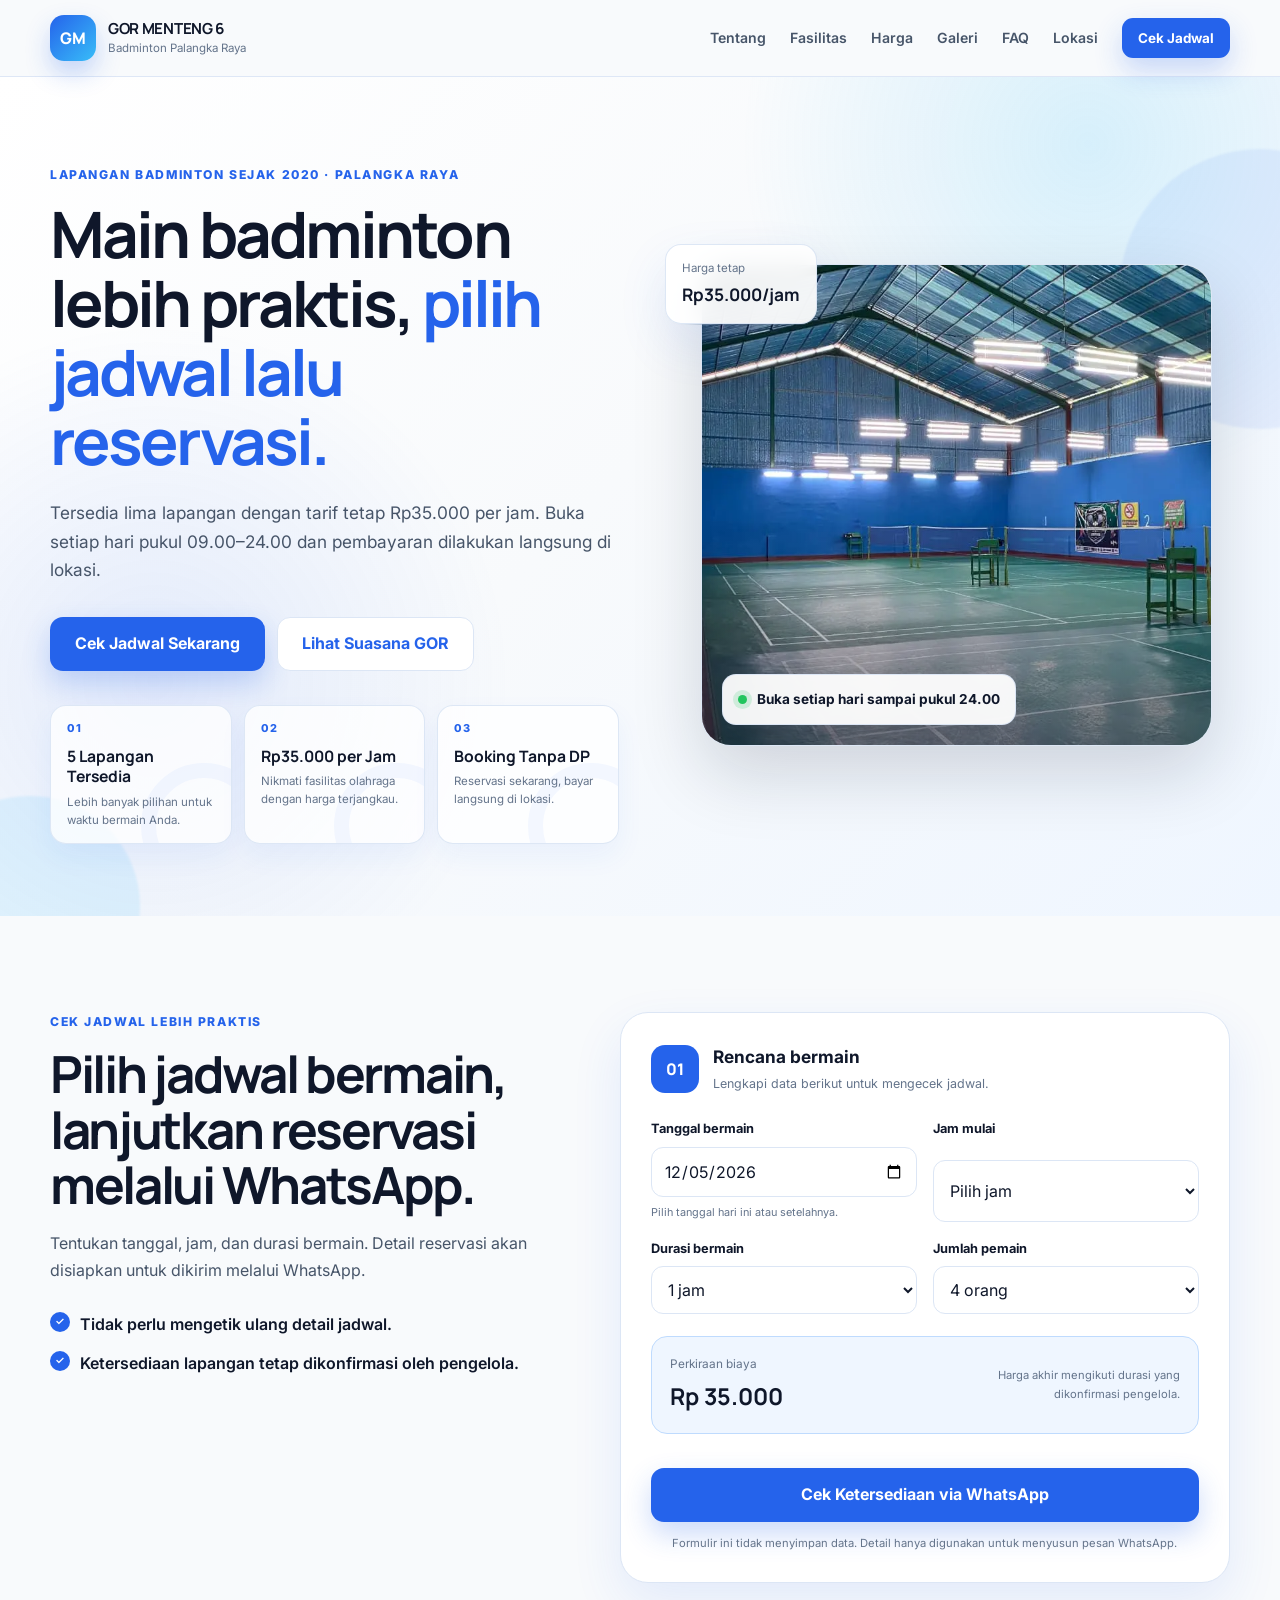
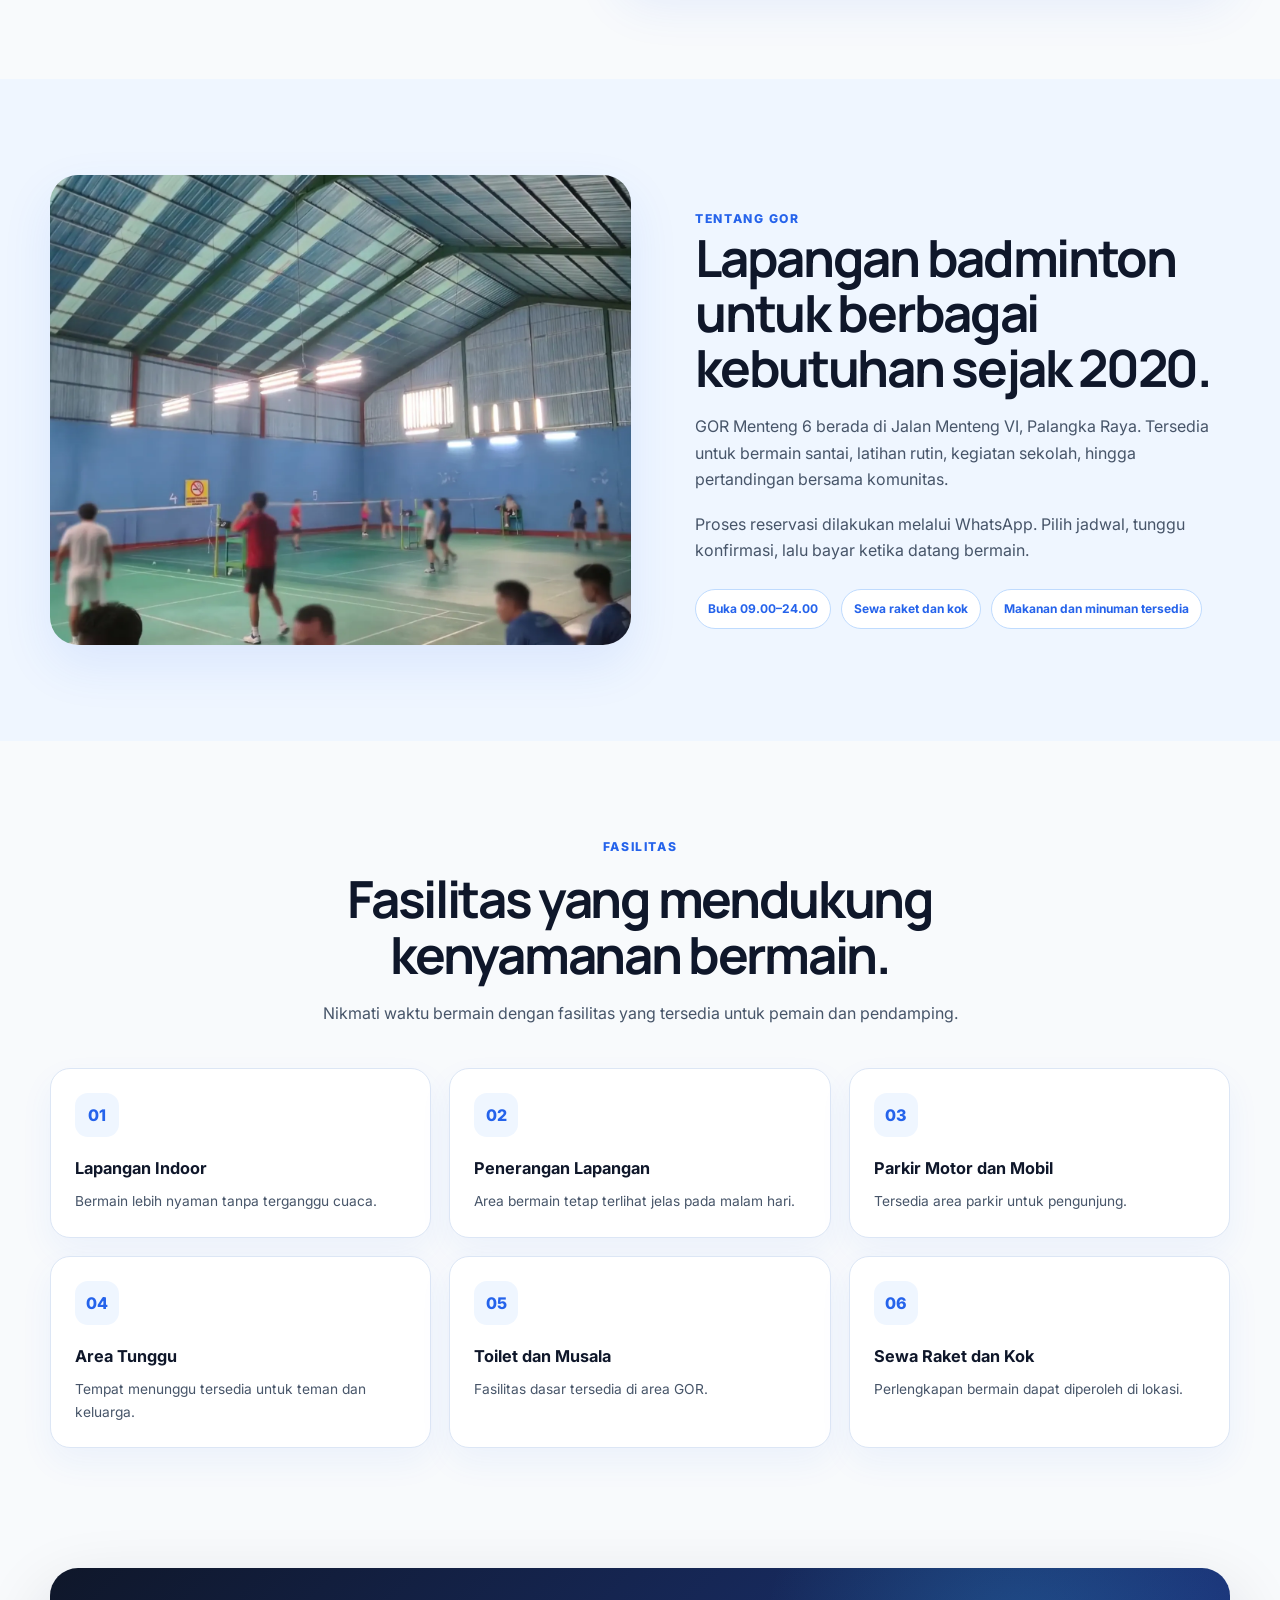
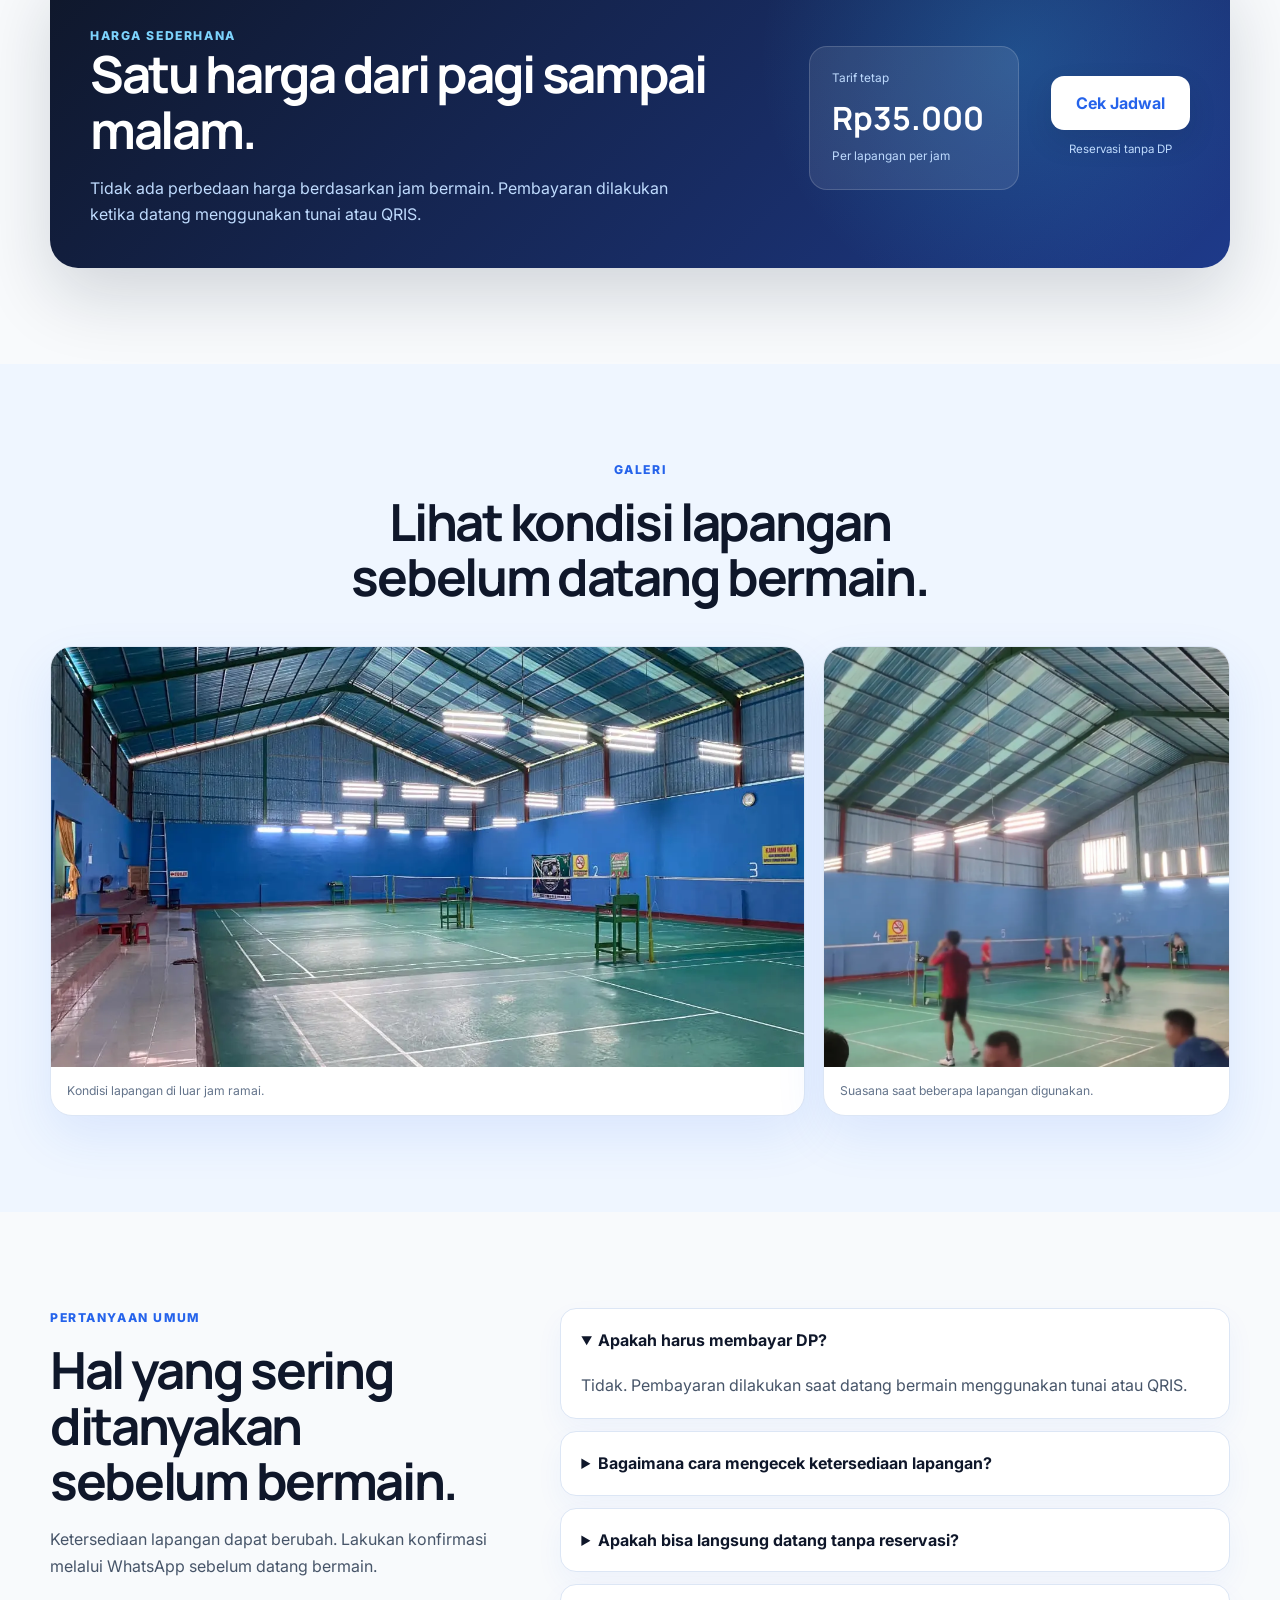
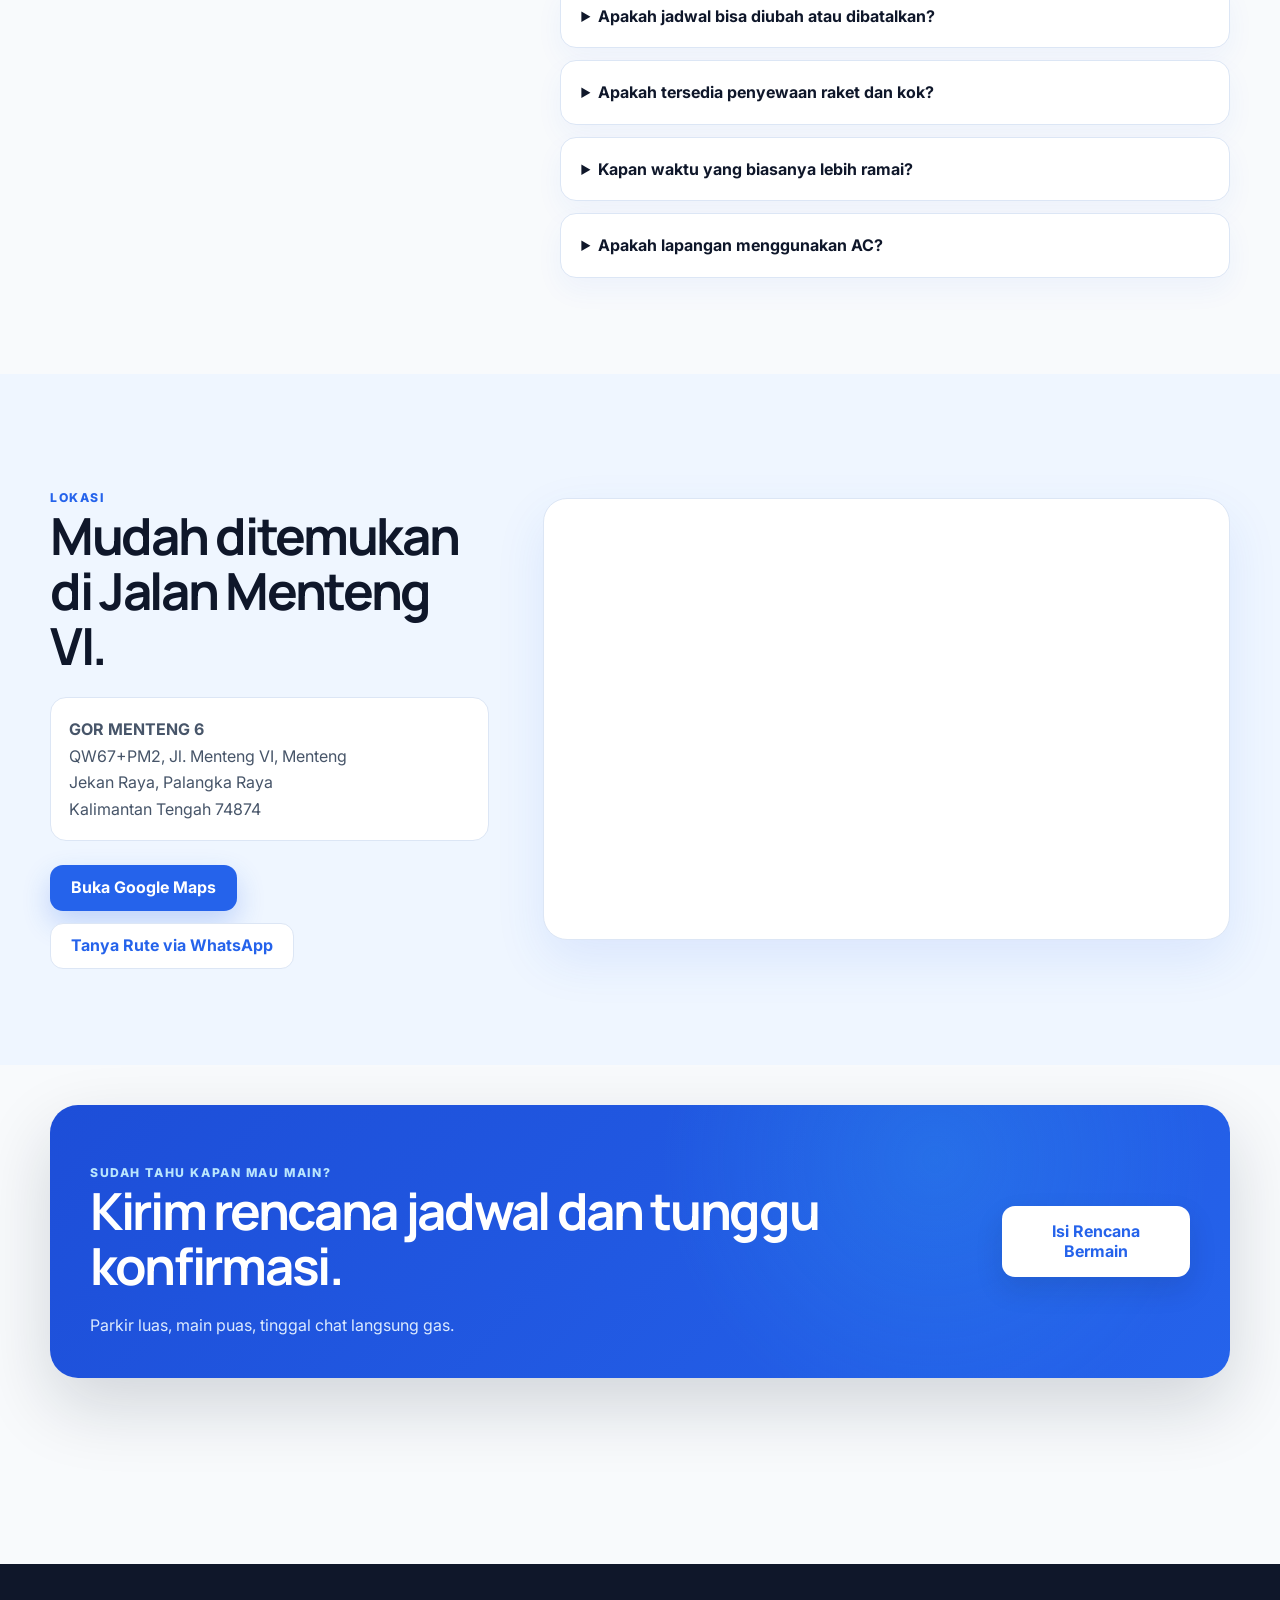
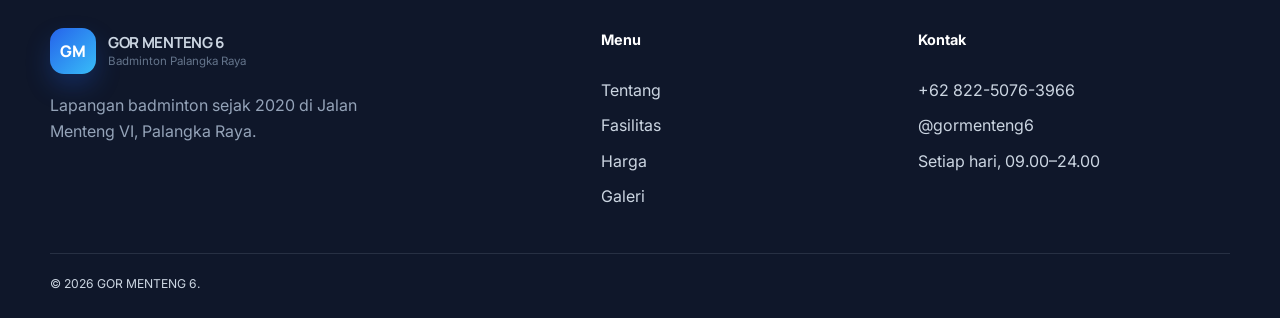
<file: index.html>
<!DOCTYPE html>
<html lang="id">
  <head>
    <meta charset="UTF-8" />

    <meta
      name="viewport"
      content="width=device-width, initial-scale=1.0"
    />

    <title>
  GOR MENTENG 6 | GOR Badminton di Palangka Raya
    </title>

<meta
  name="description"
  content="GOR MENTENG 6 adalah GOR badminton di Palangka Raya dengan 5 lapangan, tarif tetap Rp35.000 per jam, buka pukul 09.00–24.00, dan reservasi melalui WhatsApp."
/>

    <meta name="robots" content="index, follow" />
    <meta name="theme-color" content="#0f172a" />

    <link rel="icon" href="favicon.ico" sizes="any" />

    <link
      rel="canonical"
      href="https://gormenteng6.biz.id/"
    />

    <!-- Open Graph -->
<meta
  property="og:title"
  content="GOR MENTENG 6 | GOR Badminton di Palangka Raya"
/>

<meta
  property="og:description"
  content="GOR badminton di Palangka Raya dengan 5 lapangan, tarif tetap Rp35.000 per jam, buka setiap hari, dan reservasi melalui WhatsApp."
/>

    <meta property="og:type" content="website" />

    <meta
      property="og:url"
      content="https://gormenteng6.biz.id/"
    />

    <meta
      property="og:image"
      content="https://gormenteng6.biz.id/images/hero-lapangan-kosong.webp"
    />

    <meta
      property="og:image:alt"
      content="Lapangan bulutangkis GOR MENTENG 6 di Palangka Raya"
    />

    <meta property="og:image:width" content="1280" />
    <meta property="og:image:height" content="720" />
    <meta property="og:locale" content="id_ID" />
    <meta property="og:site_name" content="GOR MENTENG 6" />

    <link rel="preconnect" href="https://fonts.googleapis.com" />

    <link
      rel="preconnect"
      href="https://fonts.gstatic.com"
      crossorigin
    />

    <link
      href="https://fonts.googleapis.com/css2?family=Inter:wght@400;500;600;700;800&family=Manrope:wght@600;700;800&display=swap"
      rel="stylesheet"
    />

    <link rel="stylesheet" href="css/style.css" />

    <script src="js/script.js" defer></script>

    <!-- Structured data bisnis lokal -->
    <script type="application/ld+json">
      {
        "@context": "https://schema.org",
        "@type": "SportsActivityLocation",
        "@id": "https://gormenteng6.biz.id/#business",
        "name": "GOR MENTENG 6",
        "alternateName": "GOR Menteng VI",
        "description": "GOR MENTENG 6 menyediakan lima lapangan bulutangkis di Palangka Raya. Buka setiap hari pukul 09.00 sampai 24.00 dengan tarif tetap Rp35.000 per jam.",
        "url": "https://gormenteng6.biz.id/",
        "image": "https://gormenteng6.biz.id/images/hero-lapangan-kosong.webp",
        "telephone": "+6282250763966",
        "priceRange": "Rp35.000 per jam",
        "currenciesAccepted": "IDR",
        "paymentAccepted": "Tunai, QRIS",
        "hasMap": "https://maps.app.goo.gl/wVYVJ3f2RxGthi3J8",
        "address": {
          "@type": "PostalAddress",
          "streetAddress": "QW67+PM2, Jl. Menteng VI, Menteng",
          "addressLocality": "Palangka Raya",
          "addressRegion": "Kalimantan Tengah",
          "postalCode": "74874",
          "addressCountry": "ID"
        },
        "openingHoursSpecification": {
          "@type": "OpeningHoursSpecification",
          "dayOfWeek": [
            "https://schema.org/Monday",
            "https://schema.org/Tuesday",
            "https://schema.org/Wednesday",
            "https://schema.org/Thursday",
            "https://schema.org/Friday",
            "https://schema.org/Saturday",
            "https://schema.org/Sunday"
          ],
          "opens": "09:00",
          "closes": "00:00"
        },
        "areaServed": {
          "@type": "City",
          "name": "Palangka Raya"
        },
        "sameAs": [
          "https://www.instagram.com/gormenteng6/"
        ]
      }
    </script>
  </head>

  <body>
    <a class="skip-link" href="#main-content">
      Lewati ke konten utama
    </a>

<header class="site-header" id="beranda">
      <div class="container header-inner">
        <a class="brand" href="#beranda" aria-label="GOR MENTENG 6">
          <span class="brand-mark" aria-hidden="true">GM</span>

          <span class="brand-copy">
            <strong>GOR MENTENG 6</strong>
            <small>Badminton Palangka Raya</small>
          </span>
        </a>

        <button
          class="menu-toggle"
          id="menu-toggle"
          type="button"
          aria-expanded="false"
          aria-controls="primary-navigation"
        >
          <span class="menu-icon" aria-hidden="true">☰</span>
          <span>Menu</span>
        </button>

        <nav
          class="site-nav"
          id="primary-navigation"
          aria-label="Navigasi utama"
        >
          <a href="#tentang">Tentang</a>
          <a href="#fasilitas">Fasilitas</a>
          <a href="#harga">Harga</a>
          <a href="#galeri">Galeri</a>
          <a href="#faq">FAQ</a>
          <a href="#lokasi">Lokasi</a>

          <a
            class="button button-small button-primary"
            href="#cek-jadwal"
          >
            Cek Jadwal
          </a>
        </nav>
      </div>
    </header>

    <main id="main-content">
      <section class="hero" aria-labelledby="hero-title">
        <div class="hero-orb hero-orb-one"></div>
        <div class="hero-orb hero-orb-two"></div>

        <div class="container hero-grid">
          <div class="hero-content">
            <p class="eyebrow">
              Lapangan badminton sejak 2020 · Palangka Raya
            </p>

            <h1 id="hero-title">
              Main badminton lebih praktis,
              <span>pilih jadwal lalu reservasi.</span>
            </h1>

            <p class="hero-description">
              Tersedia lima lapangan dengan tarif tetap Rp35.000 per jam.
              Buka setiap hari pukul 09.00–24.00 dan pembayaran dilakukan
              langsung di lokasi.
            </p>

            <div class="hero-actions">
              <a
                class="button button-primary button-large"
                href="#cek-jadwal"
              >
                Cek Jadwal Sekarang
              </a>

              <a
                class="button button-secondary button-large"
                href="#galeri"
              >
                Lihat Suasana GOR
              </a>
            </div>

            <div
              class="benefit-carousel"
              data-benefit-carousel
              aria-label="Keunggulan GOR MENTENG 6"
              aria-roledescription="carousel"
            >
              <div class="benefit-carousel__stage">
                <button
                  class="benefit-carousel__arrow benefit-carousel__arrow--prev"
                  type="button"
                  data-benefit-prev
                  aria-label="Lihat keunggulan sebelumnya"
                >
                  <span aria-hidden="true">‹</span>
                </button>

                <div class="benefit-carousel__viewport" data-benefit-viewport>
                  <div class="benefit-carousel__track" data-benefit-track>
                    <article
                      class="benefit-carousel__slide is-active"
                      data-benefit-slide
                      aria-hidden="false"
                    >
                      <span class="benefit-carousel__number" aria-hidden="true">01</span>
                      <strong>5 Lapangan Tersedia</strong>
                      <p>Lebih banyak pilihan untuk waktu bermain Anda.</p>
                    </article>

                    <article
                      class="benefit-carousel__slide"
                      data-benefit-slide
                      aria-hidden="true"
                    >
                      <span class="benefit-carousel__number" aria-hidden="true">02</span>
                      <strong>Rp35.000 per Jam</strong>
                      <p>Nikmati fasilitas olahraga dengan harga terjangkau.</p>
                    </article>

                    <article
                      class="benefit-carousel__slide"
                      data-benefit-slide
                      aria-hidden="true"
                    >
                      <span class="benefit-carousel__number" aria-hidden="true">03</span>
                      <strong>Booking Tanpa DP</strong>
                      <p>Reservasi sekarang, bayar langsung di lokasi.</p>
                    </article>
                  </div>
                </div>

                <button
                  class="benefit-carousel__arrow benefit-carousel__arrow--next"
                  type="button"
                  data-benefit-next
                  aria-label="Lihat keunggulan berikutnya"
                >
                  <span aria-hidden="true">›</span>
                </button>
              </div>

              <div class="benefit-carousel__dots" aria-label="Pilih keunggulan">
                <button
                  class="is-active"
                  type="button"
                  data-benefit-dot
                  aria-label="Tampilkan 5 Lapangan Tersedia"
                  aria-current="true"
                ></button>
                <button
                  type="button"
                  data-benefit-dot
                  aria-label="Tampilkan Rp35.000 per Jam"
                  aria-current="false"
                ></button>
                <button
                  type="button"
                  data-benefit-dot
                  aria-label="Tampilkan Booking Tanpa DP"
                  aria-current="false"
                ></button>
              </div>

              <p class="visually-hidden" data-benefit-status aria-live="polite"></p>
            </div>
          </div>

          <div class="hero-visual">
            <div class="hero-image-card">
              <img
                src="images/hero-lapangan-kosong.webp"
                alt="Lapangan bulutangkis GOR MENTENG 6 di Palangka Raya"
                width="1280"
                height="720"
                fetchpriority="high"
                decoding="async"
              />

              <div class="hero-image-badge">
                <span class="status-dot" aria-hidden="true"></span>
                Buka setiap hari sampai pukul 24.00
              </div>
            </div>

            <div class="floating-card floating-card-price">
              <span>Harga tetap</span>
              <strong>Rp35.000/jam</strong>
            </div>

          </div>
        </div>
      </section>

      <section
        class="section booking-section"
        id="cek-jadwal"
        aria-labelledby="booking-title"
      >
        <div class="container booking-layout">
          <div class="section-heading booking-copy">
            <p class="eyebrow">Cek jadwal lebih praktis</p>

            <h2 id="booking-title">
              Pilih jadwal bermain, lanjutkan reservasi melalui WhatsApp.
            </h2>

            <p>
              Tentukan tanggal, jam, dan durasi bermain. Detail reservasi
              akan disiapkan untuk dikirim melalui WhatsApp.
            </p>

            <ul class="booking-benefits">
              <li>Tidak perlu mengetik ulang detail jadwal.</li>
              <li>Ketersediaan lapangan tetap dikonfirmasi oleh pengelola.</li>
            </ul>
          </div>

          <form class="booking-form" id="booking-form" novalidate>
            <div class="form-heading">
              <span class="form-step">01</span>
              <div>
                <h3>Rencana bermain</h3>
                <p>Lengkapi data berikut untuk mengecek jadwal.</p>
              </div>
            </div>

            <div class="form-grid">
              <label class="form-field">
                <span>Tanggal bermain</span>
                <input
                  id="booking-date"
                  name="bookingDate"
                  type="date"
                  required
                />
                <small>Pilih tanggal hari ini atau setelahnya.</small>
              </label>

              <label class="form-field">
                <span>Jam mulai</span>
                <select
                  id="booking-time"
                  name="bookingTime"
                  required
                >
                  <option value="">Pilih jam</option>
                  <option value="09.00">09.00</option>
                  <option value="10.00">10.00</option>
                  <option value="11.00">11.00</option>
                  <option value="12.00">12.00</option>
                  <option value="13.00">13.00</option>
                  <option value="14.00">14.00</option>
                  <option value="15.00">15.00</option>
                  <option value="16.00">16.00</option>
                  <option value="17.00">17.00</option>
                  <option value="18.00">18.00</option>
                  <option value="19.00">19.00</option>
                  <option value="20.00">20.00</option>
                  <option value="21.00">21.00</option>
                  <option value="22.00">22.00</option>
                  <option value="23.00">23.00</option>
                </select>
              </label>

              <label class="form-field">
                <span>Durasi bermain</span>
                <select
                  id="booking-duration"
                  name="bookingDuration"
                  required
                >
                  <option value="1">1 jam</option>
                  <option value="2">2 jam</option>
                  <option value="3">3 jam</option>
                  <option value="4">4 jam</option>
                </select>
              </label>

              <label class="form-field">
                <span>Jumlah pemain</span>
                <select
                  id="booking-players"
                  name="bookingPlayers"
                >
                  <option value="2">2 orang</option>
                  <option value="4" selected>4 orang</option>
                  <option value="6">6 orang</option>
                  <option value="8">8 orang</option>
                  <option value="Lebih dari 8">Lebih dari 8 orang</option>
                </select>
              </label>
            </div>

            <div class="booking-summary" aria-live="polite">
              <div>
                <span>Perkiraan biaya</span>
                <strong id="estimated-price">Rp35.000</strong>
              </div>

              <small>
                Harga akhir mengikuti durasi yang dikonfirmasi pengelola.
              </small>
            </div>

            <p
              class="form-message"
              id="form-message"
              role="alert"
            ></p>

            <button
              class="button button-primary button-large button-full"
              type="submit"
            >
              Cek Ketersediaan via WhatsApp
            </button>

            <p class="form-privacy">
              Formulir ini tidak menyimpan data. Detail hanya digunakan
              untuk menyusun pesan WhatsApp.
            </p>
          </form>
        </div>
      </section>

      <section
        class="section section-soft"
        id="tentang"
        aria-labelledby="about-title"
      >
        <div class="container about-grid">
          <div class="about-media">
            <img
              src="images/suasana-bermain-gor-menteng-6.webp"
              alt="Suasana pengunjung bermain di GOR MENTENG 6"
              width="2184"
              height="1228"
              loading="lazy"
              decoding="async"
            />
          </div>

          <div class="about-content">
            <p class="eyebrow">Tentang GOR</p>

            <h2 id="about-title">
              Lapangan badminton untuk berbagai kebutuhan sejak 2020.
            </h2>

            <p>
              GOR Menteng 6 berada di Jalan Menteng VI, Palangka Raya.
              Tersedia untuk bermain santai, latihan rutin, kegiatan sekolah,
              hingga pertandingan bersama komunitas.
            </p>

            <p>
              Proses reservasi dilakukan melalui WhatsApp. Pilih jadwal,
              tunggu konfirmasi, lalu bayar ketika datang bermain.
            </p>

            <div class="about-points">
              <span>Buka 09.00–24.00</span>
              <span>Sewa raket dan kok</span>
              <span>Makanan dan minuman tersedia</span>
            </div>
          </div>
        </div>
      </section>

      <section
        class="section"
        id="fasilitas"
        aria-labelledby="facilities-title"
      >
        <div class="container">
          <div class="section-heading section-heading-centered">
            <p class="eyebrow">Fasilitas</p>

            <h2 id="facilities-title">
              Fasilitas yang mendukung kenyamanan bermain.
            </h2>

            <p>
              Nikmati waktu bermain dengan fasilitas yang tersedia
              untuk pemain dan pendamping.
            </p>
          </div>

          <div class="facility-grid">
            <article class="feature-card">
              <span class="feature-icon">01</span>
              <h3>Lapangan Indoor</h3>
              <p>Bermain lebih nyaman tanpa terganggu cuaca.</p>
            </article>

            <article class="feature-card">
              <span class="feature-icon">02</span>
              <h3>Penerangan Lapangan</h3>
              <p>Area bermain tetap terlihat jelas pada malam hari.</p>
            </article>

            <article class="feature-card">
              <span class="feature-icon">03</span>
              <h3>Parkir Motor dan Mobil</h3>
              <p>Tersedia area parkir untuk pengunjung.</p>
            </article>

            <article class="feature-card">
              <span class="feature-icon">04</span>
              <h3>Area Tunggu</h3>
              <p>Tempat menunggu tersedia untuk teman dan keluarga.</p>
            </article>

            <article class="feature-card">
              <span class="feature-icon">05</span>
              <h3>Toilet dan Musala</h3>
              <p>Fasilitas dasar tersedia di area GOR.</p>
            </article>

            <article class="feature-card">
              <span class="feature-icon">06</span>
              <h3>Sewa Raket dan Kok</h3>
              <p>Perlengkapan bermain dapat diperoleh di lokasi.</p>
            </article>
          </div>
        </div>
      </section>

      <section
        class="section price-section"
        id="harga"
        aria-labelledby="price-title"
      >
        <div class="container price-card">
          <div class="price-copy">
            <p class="eyebrow">Harga sederhana</p>

            <h2 id="price-title">
              Satu harga dari pagi sampai malam.
            </h2>

            <p>
              Tidak ada perbedaan harga berdasarkan jam bermain.
              Pembayaran dilakukan ketika datang menggunakan tunai atau QRIS.
            </p>
          </div>

          <div class="price-value">
            <span>Tarif tetap</span>
            <strong>Rp35.000</strong>
            <small>Per lapangan per jam</small>
          </div>

          <div class="price-actions">
            <a
              class="button button-light button-large"
              href="#cek-jadwal"
            >
              Cek Jadwal
            </a>

            <span>Reservasi tanpa DP</span>
          </div>
        </div>
      </section>

      <section
        class="section section-soft"
        id="galeri"
        aria-labelledby="gallery-title"
      >
        <div class="container">
          <div class="section-heading section-heading-centered">
            <p class="eyebrow">Galeri</p>

            <h2 id="gallery-title">
              Lihat kondisi lapangan sebelum datang bermain.
            </h2>
          </div>

          <div class="gallery-grid">
            <figure class="gallery-card gallery-card-large">
              <img
                src="images/hero-lapangan-kosong.webp"
                alt="Lapangan kosong GOR MENTENG 6"
                width="1280"
                height="720"
                loading="lazy"
                decoding="async"
              />

              <figcaption>
                Kondisi lapangan di luar jam ramai.
              </figcaption>
            </figure>

            <figure class="gallery-card">
              <img
                src="images/suasana-bermain-gor-menteng-6.webp"
                alt="Suasana ramai bermain di GOR MENTENG 6"
                width="2184"
                height="1228"
                loading="lazy"
                decoding="async"
              />

              <figcaption>
                Suasana saat beberapa lapangan digunakan.
              </figcaption>
            </figure>
          </div>
        </div>
      </section>

      <section
        class="section"
        id="faq"
        aria-labelledby="faq-title"
      >
        <div class="container faq-layout">
          <div class="section-heading faq-heading">
            <p class="eyebrow">Pertanyaan umum</p>

            <h2 id="faq-title">
              Hal yang sering ditanyakan sebelum bermain.
            </h2>

            <p>
              Ketersediaan lapangan dapat berubah. Lakukan konfirmasi
              melalui WhatsApp sebelum datang bermain.
            </p>
          </div>

          <div class="faq-list">
            <details open>
              <summary>Apakah harus membayar DP?</summary>
              <p>
                Tidak. Pembayaran dilakukan saat datang bermain menggunakan
                tunai atau QRIS.
              </p>
            </details>

            <details>
              <summary>Bagaimana cara mengecek ketersediaan lapangan?</summary>
              <p>
                Pilih tanggal dan jam bermain melalui formulir, lalu kirim
                permintaan melalui WhatsApp. Pengelola akan mengonfirmasi
                ketersediaan lapangan.
              </p>
            </details>

            <details>
              <summary>Apakah bisa langsung datang tanpa reservasi?</summary>
              <p>
                Bisa, tetapi ketersediaan lapangan tidak selalu terjamin.
                Sebaiknya cek jadwal melalui WhatsApp sebelum datang.
              </p>
            </details>

            <details>
              <summary>Apakah jadwal bisa diubah atau dibatalkan?</summary>
              <p>
                Perubahan atau pembatalan jadwal dapat disampaikan melalui
                WhatsApp. Sebaiknya informasikan kepada pengelola secepatnya.
              </p>
            </details>

            <details>
              <summary>Apakah tersedia penyewaan raket dan kok?</summary>
              <p>
                Ya, tersedia penyewaan raket serta pembelian kok di lokasi.
                Tanyakan ketersediaannya saat melakukan reservasi.
              </p>
            </details>

            <details>
              <summary>Kapan waktu yang biasanya lebih ramai?</summary>
              <p>
                Sore hingga malam biasanya lebih ramai. Pagi sampai siang
                cenderung memiliki lebih banyak pilihan jadwal.
              </p>
            </details>

            <details>
              <summary>Apakah lapangan menggunakan AC?</summary>
              <p>
                Belum. Area GOR menggunakan sirkulasi udara alami.
              </p>
            </details>
          </div>
        </div>
      </section>

      <section
        class="section location-section"
        id="lokasi"
        aria-labelledby="location-title"
      >
        <div class="container location-grid">
          <div class="location-copy">
            <p class="eyebrow">Lokasi</p>

            <h2 id="location-title">
              Mudah ditemukan di Jalan Menteng VI.
            </h2>

            <address>
              <strong>GOR MENTENG 6</strong><br />
              QW67+PM2, Jl. Menteng VI, Menteng<br />
              Jekan Raya, Palangka Raya<br />
              Kalimantan Tengah 74874
            </address>

            <div class="location-actions">
              <a
                class="button button-primary"
                href="https://maps.app.goo.gl/wVYVJ3f2RxGthi3J8"
                target="_blank"
                rel="noopener noreferrer"
              >
                Buka Google Maps
              </a>

              <a
                class="button button-secondary"
                href="https://wa.me/6282250763966?text=Halo%20kak%2C%20saya%20ingin%20menanyakan%20petunjuk%20menuju%20GOR%20MENTENG%206."
                target="_blank"
                rel="noopener noreferrer"
              >
                Tanya Rute via WhatsApp
              </a>
            </div>
          </div>

          <div class="map-card">
            <iframe
              src="https://www.google.com/maps?q=QW67%2BPM2%2C%20Palangka%20Raya&output=embed"
              title="Peta lokasi GOR MENTENG 6"
              width="600"
              height="450"
              loading="lazy"
              allowfullscreen
              referrerpolicy="no-referrer-when-downgrade"
            ></iframe>
          </div>
        </div>
      </section>

      <section class="section final-cta">
        <div class="container final-cta-card">
          <div>
            <p class="eyebrow">Sudah tahu kapan mau main?</p>
            <h2>Kirim rencana jadwal dan tunggu konfirmasi.</h2>
            <p>
              Parkir luas, main puas, tinggal chat langsung gas.
            </p>
          </div>

          <a
            class="button button-light button-large"
            href="#cek-jadwal"
          >
            Isi Rencana Bermain
          </a>
        </div>
      </section>
    </main>

    <footer class="site-footer">
      <div class="container footer-grid">
        <div>
          <a class="brand footer-brand" href="#beranda">
            <span class="brand-mark" aria-hidden="true">GM</span>

            <span class="brand-copy">
              <strong>GOR MENTENG 6</strong>
              <small>Badminton Palangka Raya</small>
            </span>
          </a>

          <p class="footer-description">
            Lapangan badminton sejak 2020 di Jalan Menteng VI,
            Palangka Raya.
          </p>
        </div>

        <div>
          <h3>Menu</h3>
          <a href="#tentang">Tentang</a>
          <a href="#fasilitas">Fasilitas</a>
          <a href="#harga">Harga</a>
          <a href="#galeri">Galeri</a>
        </div>

        <div>
          <h3>Kontak</h3>
          <a href="tel:+6282250763966">+62 822-5076-3966</a>
          <a
            href="https://www.instagram.com/gormenteng6/"
            target="_blank"
            rel="noopener noreferrer"
          >
            @gormenteng6
          </a>
          <span>Setiap hari, 09.00–24.00</span>
        </div>
      </div>

      <div class="container footer-bottom">
        <p>
          &copy; <span id="current-year">2026</span>
          GOR MENTENG 6.
        </p>
      </div>
    </footer>
  </body>
</html>
</file>
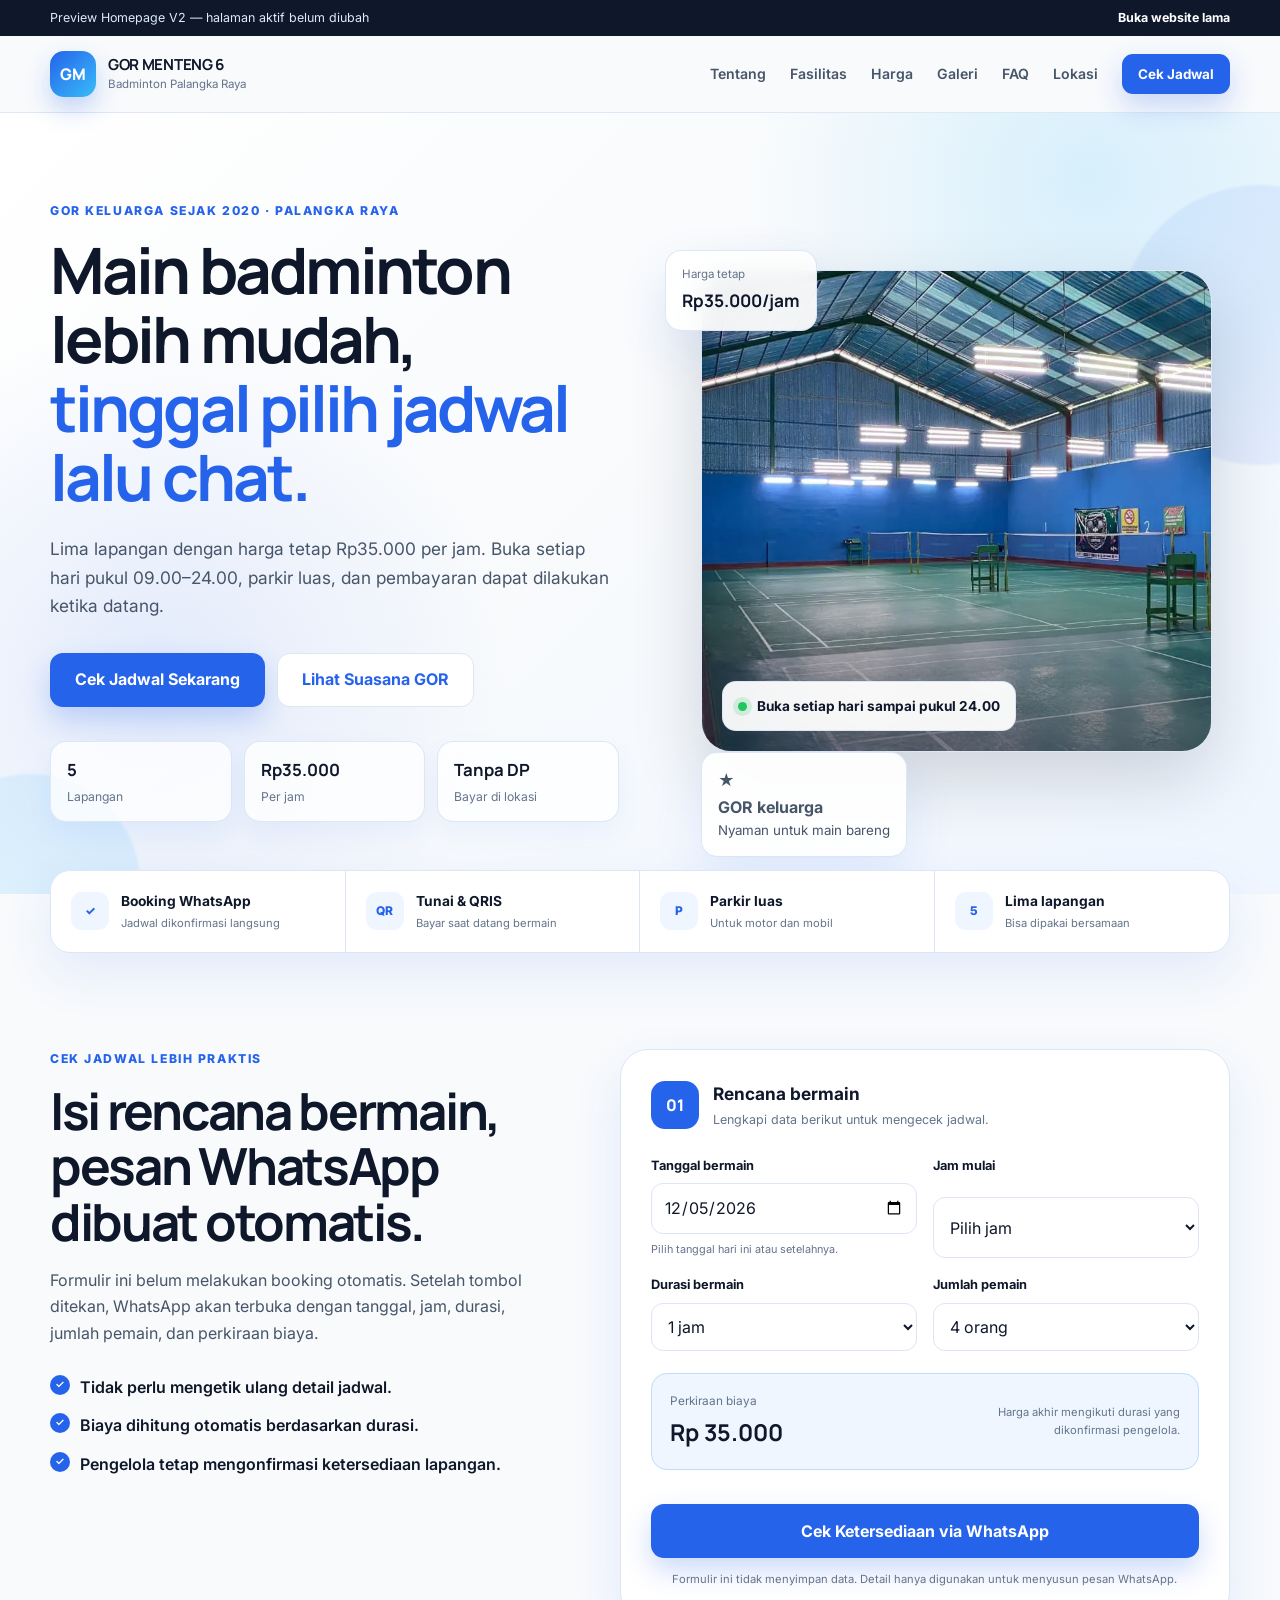
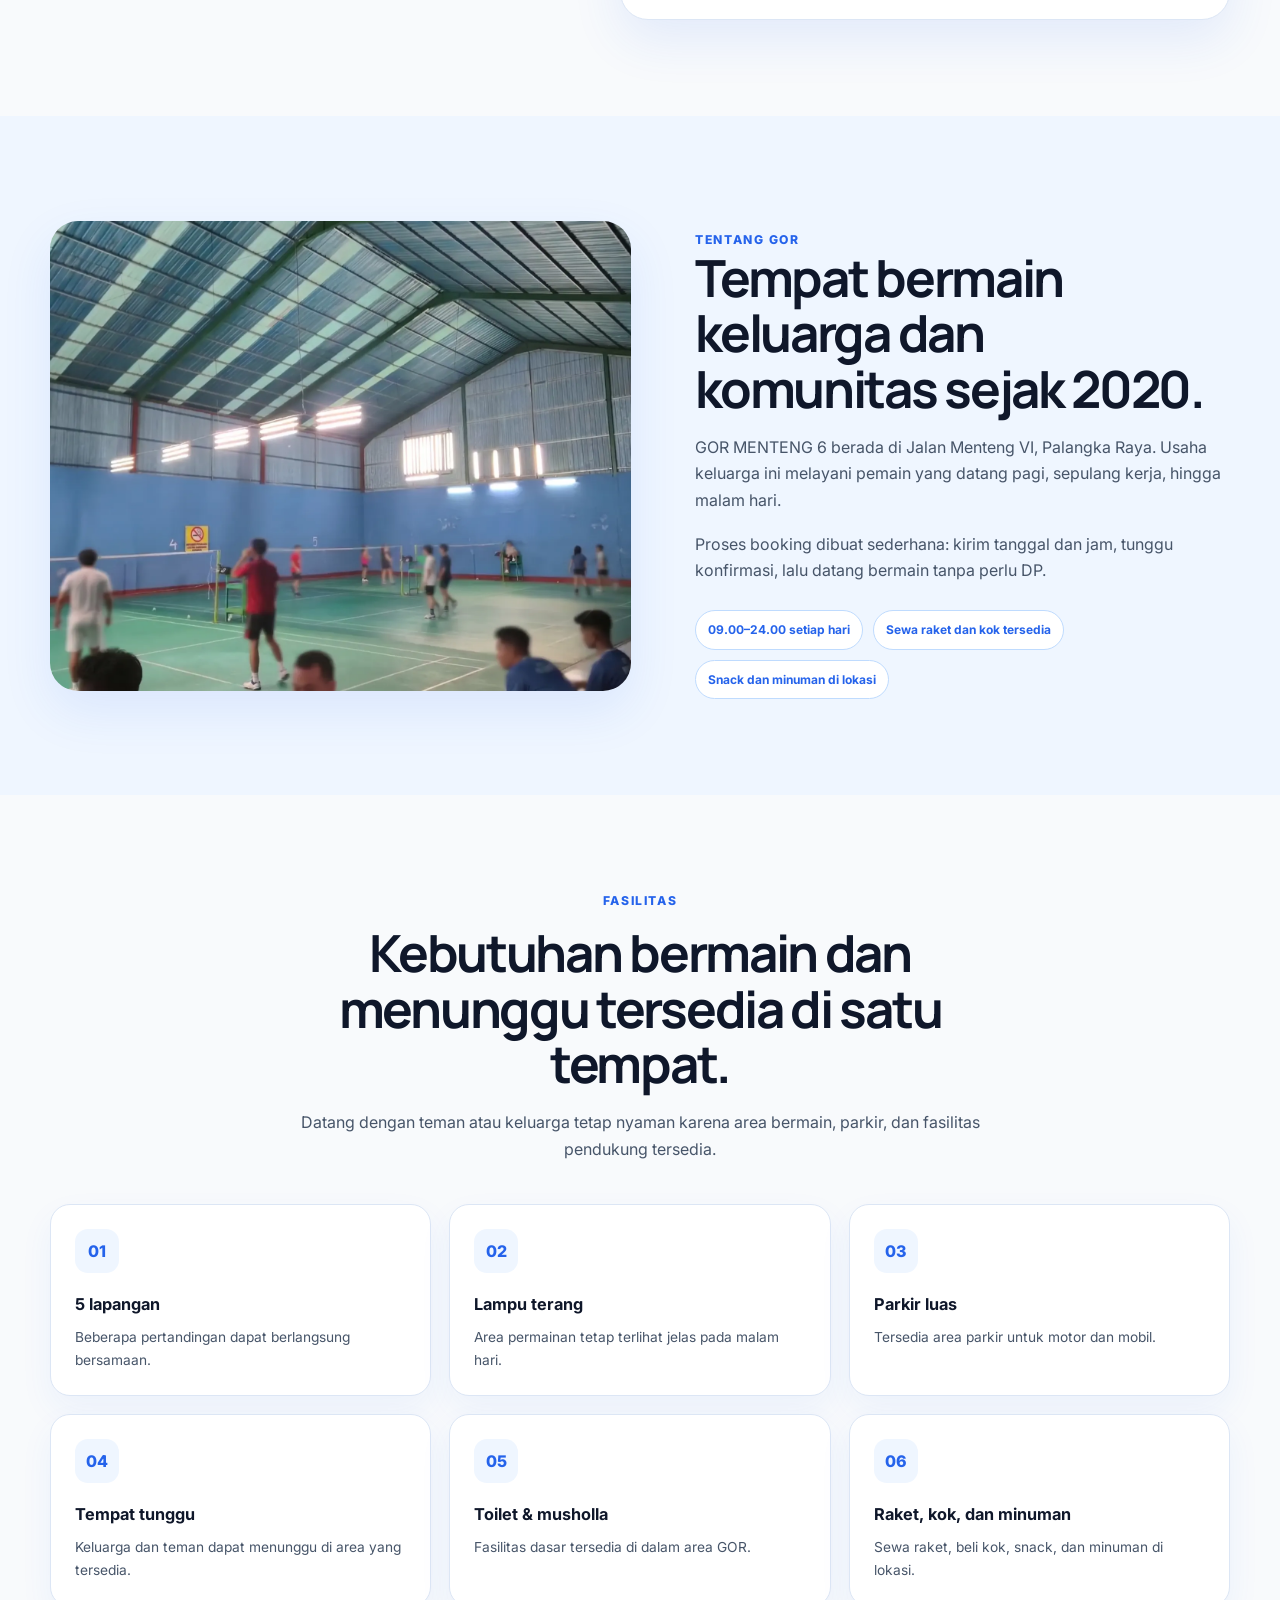
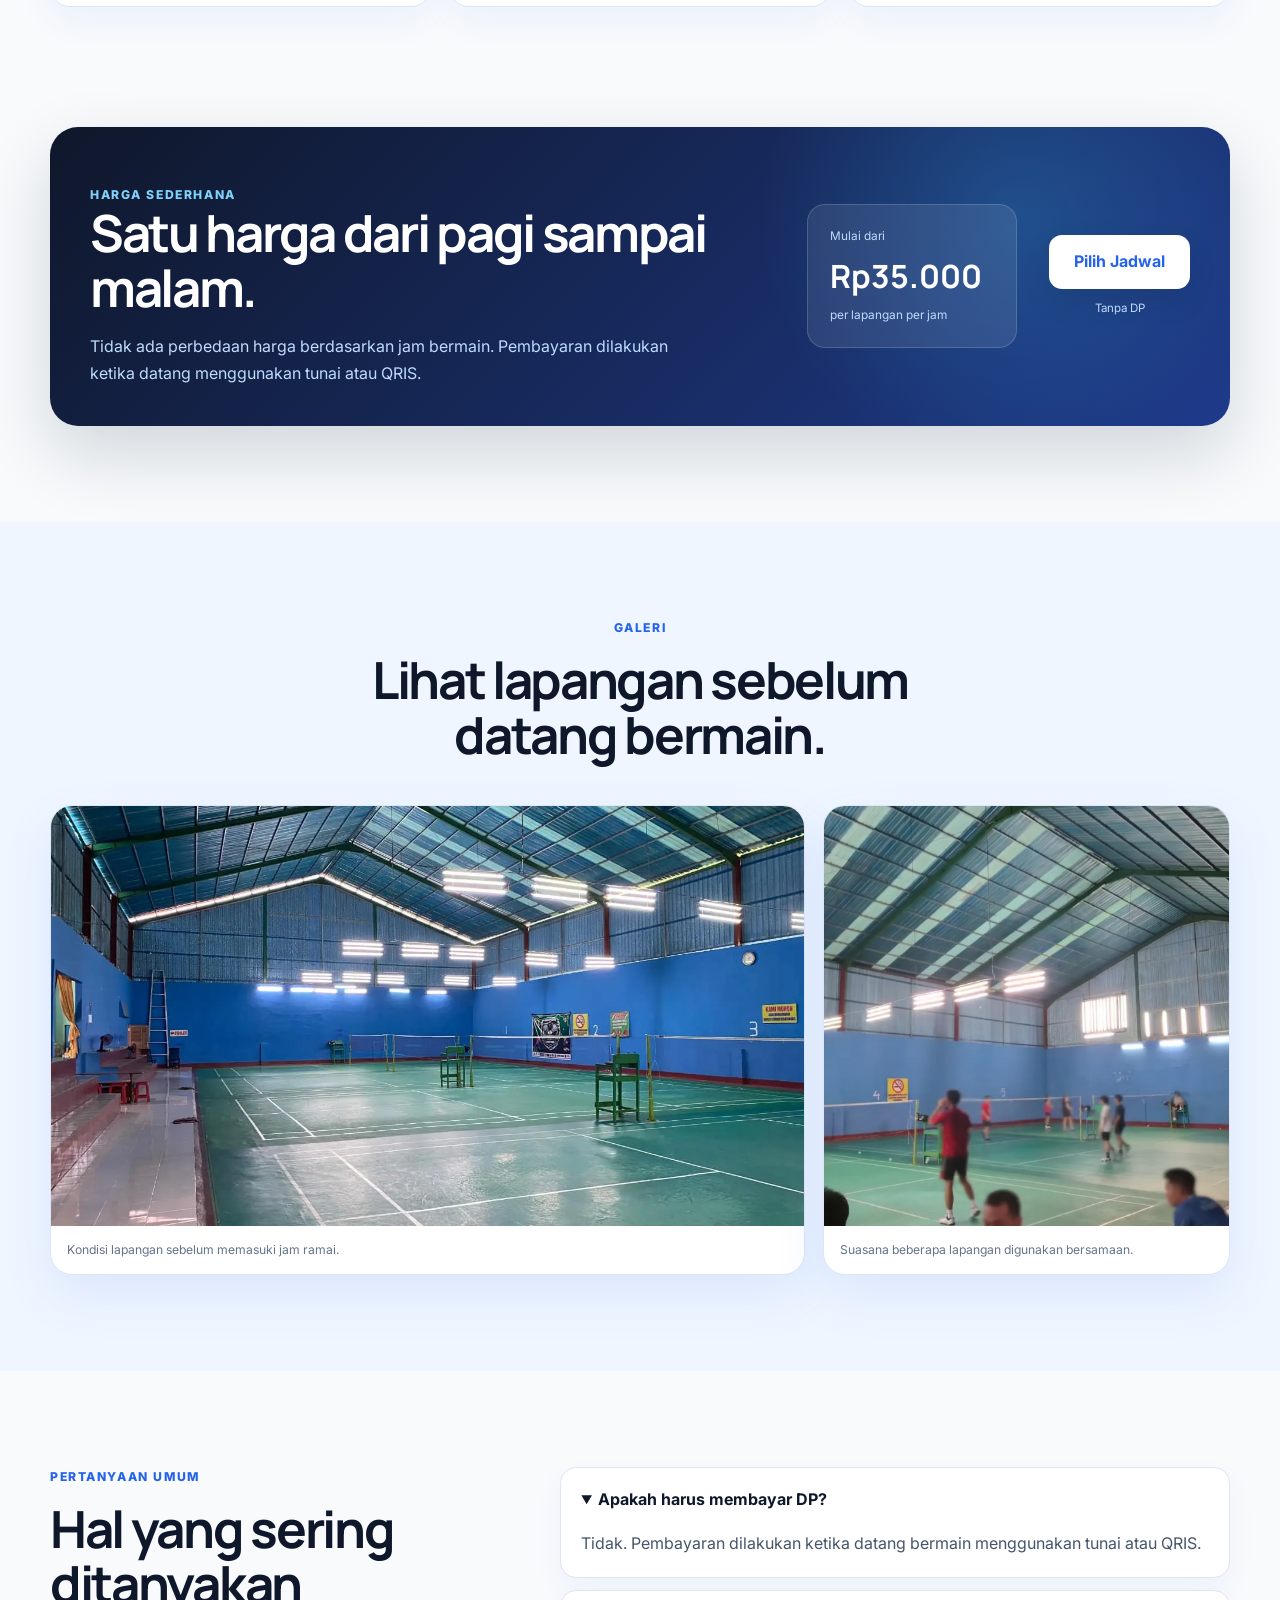
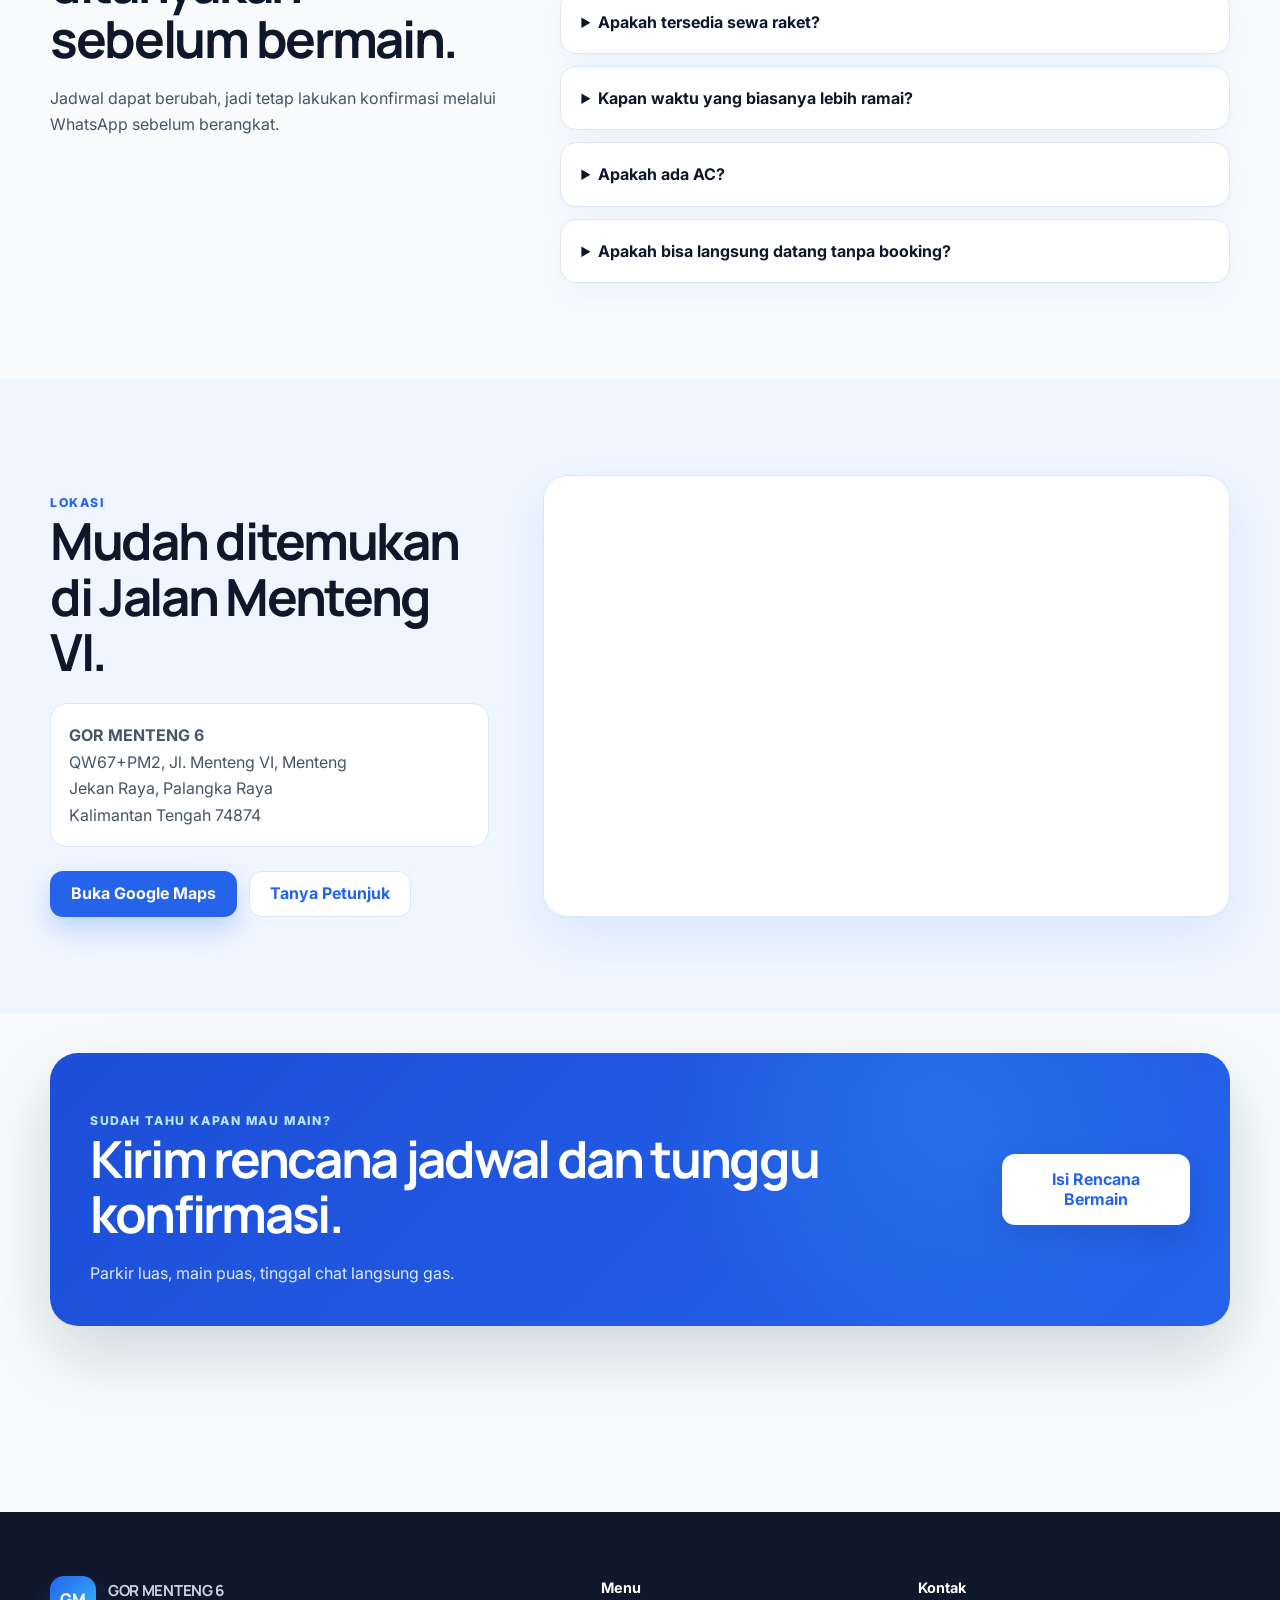
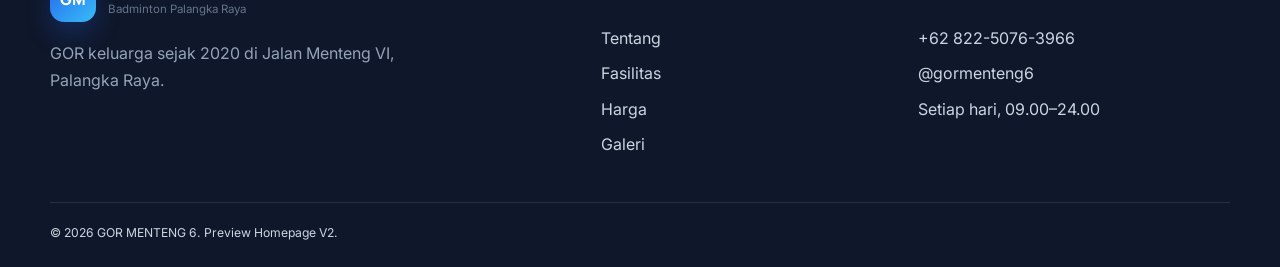
<file: preview-v2(1).html>
<!DOCTYPE html>
<html lang="id">
  <head>
    <meta charset="UTF-8" />

    <meta
      name="viewport"
      content="width=device-width, initial-scale=1.0"
    />

    <title>
      Preview Homepage V2 | GOR MENTENG 6
    </title>

    <meta
      name="description"
      content="Preview pengembangan homepage GOR MENTENG 6 dengan formulir cek jadwal WhatsApp yang lebih mudah digunakan."
    />

    <meta name="robots" content="noindex, nofollow" />
    <meta name="theme-color" content="#0f172a" />

    <link rel="icon" href="favicon.ico" sizes="any" />

    <link rel="preconnect" href="https://fonts.googleapis.com" />

    <link
      rel="preconnect"
      href="https://fonts.gstatic.com"
      crossorigin
    />

    <link
      href="https://fonts.googleapis.com/css2?family=Inter:wght@400;500;600;700;800&family=Manrope:wght@600;700;800&display=swap"
      rel="stylesheet"
    />

    <link
      rel="stylesheet"
      href="css/preview-v2.css"
    />

    <script
      src="js/preview-v2.js"
      defer
    ></script>
  </head>

  <body>
    <a class="skip-link" href="#main-content">
      Lewati ke konten utama
    </a>

    <div class="preview-banner">
      <div class="container preview-banner-inner">
        <span>
          Preview Homepage V2 — halaman aktif belum diubah
        </span>

        <a href="index.html">
          Buka website lama
        </a>
      </div>
    </div>

    <header class="site-header" id="beranda">
      <div class="container header-inner">
        <a class="brand" href="#beranda" aria-label="GOR MENTENG 6">
          <span class="brand-mark" aria-hidden="true">GM</span>

          <span class="brand-copy">
            <strong>GOR MENTENG 6</strong>
            <small>Badminton Palangka Raya</small>
          </span>
        </a>

        <button
          class="menu-toggle"
          id="menu-toggle"
          type="button"
          aria-expanded="false"
          aria-controls="primary-navigation"
        >
          <span class="menu-icon" aria-hidden="true">☰</span>
          <span>Menu</span>
        </button>

        <nav
          class="site-nav"
          id="primary-navigation"
          aria-label="Navigasi utama"
        >
          <a href="#tentang">Tentang</a>
          <a href="#fasilitas">Fasilitas</a>
          <a href="#harga">Harga</a>
          <a href="#galeri">Galeri</a>
          <a href="#faq">FAQ</a>
          <a href="#lokasi">Lokasi</a>

          <a
            class="button button-small button-primary"
            href="#cek-jadwal"
          >
            Cek Jadwal
          </a>
        </nav>
      </div>
    </header>

    <main id="main-content">
      <section class="hero" aria-labelledby="hero-title">
        <div class="hero-orb hero-orb-one"></div>
        <div class="hero-orb hero-orb-two"></div>

        <div class="container hero-grid">
          <div class="hero-content">
            <p class="eyebrow">
              GOR keluarga sejak 2020 · Palangka Raya
            </p>

            <h1 id="hero-title">
              Main badminton lebih mudah,
              <span>tinggal pilih jadwal lalu chat.</span>
            </h1>

            <p class="hero-description">
              Lima lapangan dengan harga tetap Rp35.000 per jam.
              Buka setiap hari pukul 09.00–24.00, parkir luas,
              dan pembayaran dapat dilakukan ketika datang.
            </p>

            <div class="hero-actions">
              <a
                class="button button-primary button-large"
                href="#cek-jadwal"
              >
                Cek Jadwal Sekarang
              </a>

              <a
                class="button button-secondary button-large"
                href="#galeri"
              >
                Lihat Suasana GOR
              </a>
            </div>

            <div class="hero-trust" aria-label="Informasi utama GOR">
              <article>
                <strong>5</strong>
                <span>Lapangan</span>
              </article>

              <article>
                <strong>Rp35.000</strong>
                <span>Per jam</span>
              </article>

              <article>
                <strong>Tanpa DP</strong>
                <span>Bayar di lokasi</span>
              </article>
            </div>
          </div>

          <div class="hero-visual">
            <div class="hero-image-card">
              <img
                src="images/hero-lapangan-kosong.webp"
                alt="Lapangan bulutangkis GOR MENTENG 6 di Palangka Raya"
                width="1280"
                height="720"
                fetchpriority="high"
                decoding="async"
              />

              <div class="hero-image-badge">
                <span class="status-dot" aria-hidden="true"></span>
                Buka setiap hari sampai pukul 24.00
              </div>
            </div>

            <div class="floating-card floating-card-price">
              <span>Harga tetap</span>
              <strong>Rp35.000/jam</strong>
            </div>

            <div class="floating-card floating-card-rating">
              <span aria-hidden="true">★</span>
              <div>
                <strong>GOR keluarga</strong>
                <small>Nyaman untuk main bareng</small>
              </div>
            </div>
          </div>
        </div>
      </section>

      <section
        class="quick-strip"
        aria-label="Informasi singkat"
      >
        <div class="container quick-strip-grid">
          <article>
            <span class="quick-icon" aria-hidden="true">✓</span>
            <div>
              <strong>Booking WhatsApp</strong>
              <small>Jadwal dikonfirmasi langsung</small>
            </div>
          </article>

          <article>
            <span class="quick-icon" aria-hidden="true">QR</span>
            <div>
              <strong>Tunai &amp; QRIS</strong>
              <small>Bayar saat datang bermain</small>
            </div>
          </article>

          <article>
            <span class="quick-icon" aria-hidden="true">P</span>
            <div>
              <strong>Parkir luas</strong>
              <small>Untuk motor dan mobil</small>
            </div>
          </article>

          <article>
            <span class="quick-icon" aria-hidden="true">5</span>
            <div>
              <strong>Lima lapangan</strong>
              <small>Bisa dipakai bersamaan</small>
            </div>
          </article>
        </div>
      </section>

      <section
        class="section booking-section"
        id="cek-jadwal"
        aria-labelledby="booking-title"
      >
        <div class="container booking-layout">
          <div class="section-heading booking-copy">
            <p class="eyebrow">Cek jadwal lebih praktis</p>

            <h2 id="booking-title">
              Isi rencana bermain, pesan WhatsApp dibuat otomatis.
            </h2>

            <p>
              Formulir ini belum melakukan booking otomatis.
              Setelah tombol ditekan, WhatsApp akan terbuka dengan
              tanggal, jam, durasi, jumlah pemain, dan perkiraan biaya.
            </p>

            <ul class="booking-benefits">
              <li>Tidak perlu mengetik ulang detail jadwal.</li>
              <li>Biaya dihitung otomatis berdasarkan durasi.</li>
              <li>Pengelola tetap mengonfirmasi ketersediaan lapangan.</li>
            </ul>
          </div>

          <form class="booking-form" id="booking-form" novalidate>
            <div class="form-heading">
              <span class="form-step">01</span>
              <div>
                <h3>Rencana bermain</h3>
                <p>Lengkapi data berikut untuk mengecek jadwal.</p>
              </div>
            </div>

            <div class="form-grid">
              <label class="form-field">
                <span>Tanggal bermain</span>
                <input
                  id="booking-date"
                  name="bookingDate"
                  type="date"
                  required
                />
                <small>Pilih tanggal hari ini atau setelahnya.</small>
              </label>

              <label class="form-field">
                <span>Jam mulai</span>
                <select
                  id="booking-time"
                  name="bookingTime"
                  required
                >
                  <option value="">Pilih jam</option>
                  <option value="09.00">09.00</option>
                  <option value="10.00">10.00</option>
                  <option value="11.00">11.00</option>
                  <option value="12.00">12.00</option>
                  <option value="13.00">13.00</option>
                  <option value="14.00">14.00</option>
                  <option value="15.00">15.00</option>
                  <option value="16.00">16.00</option>
                  <option value="17.00">17.00</option>
                  <option value="18.00">18.00</option>
                  <option value="19.00">19.00</option>
                  <option value="20.00">20.00</option>
                  <option value="21.00">21.00</option>
                  <option value="22.00">22.00</option>
                  <option value="23.00">23.00</option>
                </select>
              </label>

              <label class="form-field">
                <span>Durasi bermain</span>
                <select
                  id="booking-duration"
                  name="bookingDuration"
                  required
                >
                  <option value="1">1 jam</option>
                  <option value="2">2 jam</option>
                  <option value="3">3 jam</option>
                  <option value="4">4 jam</option>
                </select>
              </label>

              <label class="form-field">
                <span>Jumlah pemain</span>
                <select
                  id="booking-players"
                  name="bookingPlayers"
                >
                  <option value="2">2 orang</option>
                  <option value="4" selected>4 orang</option>
                  <option value="6">6 orang</option>
                  <option value="8">8 orang</option>
                  <option value="Lebih dari 8">Lebih dari 8 orang</option>
                </select>
              </label>
            </div>

            <div class="booking-summary" aria-live="polite">
              <div>
                <span>Perkiraan biaya</span>
                <strong id="estimated-price">Rp35.000</strong>
              </div>

              <small>
                Harga akhir mengikuti durasi yang dikonfirmasi pengelola.
              </small>
            </div>

            <p
              class="form-message"
              id="form-message"
              role="alert"
            ></p>

            <button
              class="button button-primary button-large button-full"
              type="submit"
            >
              Cek Ketersediaan via WhatsApp
            </button>

            <p class="form-privacy">
              Formulir ini tidak menyimpan data. Detail hanya digunakan
              untuk menyusun pesan WhatsApp.
            </p>
          </form>
        </div>
      </section>

      <section
        class="section section-soft"
        id="tentang"
        aria-labelledby="about-title"
      >
        <div class="container about-grid">
          <div class="about-media">
            <img
              src="images/suasana-bermain-gor-menteng-6.webp"
              alt="Suasana pengunjung bermain di GOR MENTENG 6"
              width="2184"
              height="1228"
              loading="lazy"
              decoding="async"
            />
          </div>

          <div class="about-content">
            <p class="eyebrow">Tentang GOR</p>

            <h2 id="about-title">
              Tempat bermain keluarga dan komunitas sejak 2020.
            </h2>

            <p>
              GOR MENTENG 6 berada di Jalan Menteng VI,
              Palangka Raya. Usaha keluarga ini melayani pemain
              yang datang pagi, sepulang kerja, hingga malam hari.
            </p>

            <p>
              Proses booking dibuat sederhana: kirim tanggal dan jam,
              tunggu konfirmasi, lalu datang bermain tanpa perlu DP.
            </p>

            <div class="about-points">
              <span>09.00–24.00 setiap hari</span>
              <span>Sewa raket dan kok tersedia</span>
              <span>Snack dan minuman di lokasi</span>
            </div>
          </div>
        </div>
      </section>

      <section
        class="section"
        id="fasilitas"
        aria-labelledby="facilities-title"
      >
        <div class="container">
          <div class="section-heading section-heading-centered">
            <p class="eyebrow">Fasilitas</p>

            <h2 id="facilities-title">
              Kebutuhan bermain dan menunggu tersedia di satu tempat.
            </h2>

            <p>
              Datang dengan teman atau keluarga tetap nyaman karena
              area bermain, parkir, dan fasilitas pendukung tersedia.
            </p>
          </div>

          <div class="facility-grid">
            <article class="feature-card">
              <span class="feature-icon">01</span>
              <h3>5 lapangan</h3>
              <p>Beberapa pertandingan dapat berlangsung bersamaan.</p>
            </article>

            <article class="feature-card">
              <span class="feature-icon">02</span>
              <h3>Lampu terang</h3>
              <p>Area permainan tetap terlihat jelas pada malam hari.</p>
            </article>

            <article class="feature-card">
              <span class="feature-icon">03</span>
              <h3>Parkir luas</h3>
              <p>Tersedia area parkir untuk motor dan mobil.</p>
            </article>

            <article class="feature-card">
              <span class="feature-icon">04</span>
              <h3>Tempat tunggu</h3>
              <p>Keluarga dan teman dapat menunggu di area yang tersedia.</p>
            </article>

            <article class="feature-card">
              <span class="feature-icon">05</span>
              <h3>Toilet &amp; musholla</h3>
              <p>Fasilitas dasar tersedia di dalam area GOR.</p>
            </article>

            <article class="feature-card">
              <span class="feature-icon">06</span>
              <h3>Raket, kok, dan minuman</h3>
              <p>Sewa raket, beli kok, snack, dan minuman di lokasi.</p>
            </article>
          </div>
        </div>
      </section>

      <section
        class="section price-section"
        id="harga"
        aria-labelledby="price-title"
      >
        <div class="container price-card">
          <div class="price-copy">
            <p class="eyebrow">Harga sederhana</p>

            <h2 id="price-title">
              Satu harga dari pagi sampai malam.
            </h2>

            <p>
              Tidak ada perbedaan harga berdasarkan jam bermain.
              Pembayaran dilakukan ketika datang menggunakan tunai atau QRIS.
            </p>
          </div>

          <div class="price-value">
            <span>Mulai dari</span>
            <strong>Rp35.000</strong>
            <small>per lapangan per jam</small>
          </div>

          <div class="price-actions">
            <a
              class="button button-light button-large"
              href="#cek-jadwal"
            >
              Pilih Jadwal
            </a>

            <span>Tanpa DP</span>
          </div>
        </div>
      </section>

      <section
        class="section section-soft"
        id="galeri"
        aria-labelledby="gallery-title"
      >
        <div class="container">
          <div class="section-heading section-heading-centered">
            <p class="eyebrow">Galeri</p>

            <h2 id="gallery-title">
              Lihat lapangan sebelum datang bermain.
            </h2>
          </div>

          <div class="gallery-grid">
            <figure class="gallery-card gallery-card-large">
              <img
                src="images/hero-lapangan-kosong.webp"
                alt="Lapangan kosong GOR MENTENG 6"
                width="1280"
                height="720"
                loading="lazy"
                decoding="async"
              />

              <figcaption>
                Kondisi lapangan sebelum memasuki jam ramai.
              </figcaption>
            </figure>

            <figure class="gallery-card">
              <img
                src="images/suasana-bermain-gor-menteng-6.webp"
                alt="Suasana ramai bermain di GOR MENTENG 6"
                width="2184"
                height="1228"
                loading="lazy"
                decoding="async"
              />

              <figcaption>
                Suasana beberapa lapangan digunakan bersamaan.
              </figcaption>
            </figure>
          </div>
        </div>
      </section>

      <section
        class="section"
        id="faq"
        aria-labelledby="faq-title"
      >
        <div class="container faq-layout">
          <div class="section-heading faq-heading">
            <p class="eyebrow">Pertanyaan umum</p>

            <h2 id="faq-title">
              Hal yang sering ditanyakan sebelum bermain.
            </h2>

            <p>
              Jadwal dapat berubah, jadi tetap lakukan konfirmasi
              melalui WhatsApp sebelum berangkat.
            </p>
          </div>

          <div class="faq-list">
            <details open>
              <summary>Apakah harus membayar DP?</summary>
              <p>
                Tidak. Pembayaran dilakukan ketika datang bermain
                menggunakan tunai atau QRIS.
              </p>
            </details>

            <details>
              <summary>Apakah tersedia sewa raket?</summary>
              <p>
                Ya, tersedia penyewaan raket. Tanyakan ketersediaannya
                ketika melakukan konfirmasi jadwal.
              </p>
            </details>

            <details>
              <summary>Kapan waktu yang biasanya lebih ramai?</summary>
              <p>
                Sore sampai malam biasanya menjadi waktu favorit.
                Pagi sampai siang cenderung lebih longgar.
              </p>
            </details>

            <details>
              <summary>Apakah ada AC?</summary>
              <p>
                GOR menggunakan sirkulasi udara alami dan belum dilengkapi AC.
              </p>
            </details>

            <details>
              <summary>Apakah bisa langsung datang tanpa booking?</summary>
              <p>
                Bisa, tetapi lapangan mungkin penuh. Lebih aman mengecek
                ketersediaan melalui WhatsApp terlebih dahulu.
              </p>
            </details>
          </div>
        </div>
      </section>

      <section
        class="section location-section"
        id="lokasi"
        aria-labelledby="location-title"
      >
        <div class="container location-grid">
          <div class="location-copy">
            <p class="eyebrow">Lokasi</p>

            <h2 id="location-title">
              Mudah ditemukan di Jalan Menteng VI.
            </h2>

            <address>
              <strong>GOR MENTENG 6</strong><br />
              QW67+PM2, Jl. Menteng VI, Menteng<br />
              Jekan Raya, Palangka Raya<br />
              Kalimantan Tengah 74874
            </address>

            <div class="location-actions">
              <a
                class="button button-primary"
                href="https://maps.app.goo.gl/wVYVJ3f2RxGthi3J8"
                target="_blank"
                rel="noopener noreferrer"
              >
                Buka Google Maps
              </a>

              <a
                class="button button-secondary"
                href="https://wa.me/6282250763966?text=Halo%20kak%2C%20saya%20ingin%20menanyakan%20petunjuk%20menuju%20GOR%20MENTENG%206."
                target="_blank"
                rel="noopener noreferrer"
              >
                Tanya Petunjuk
              </a>
            </div>
          </div>

          <div class="map-card">
            <iframe
              src="https://www.google.com/maps?q=QW67%2BPM2%2C%20Palangka%20Raya&output=embed"
              title="Peta lokasi GOR MENTENG 6"
              width="600"
              height="450"
              loading="lazy"
              allowfullscreen
              referrerpolicy="no-referrer-when-downgrade"
            ></iframe>
          </div>
        </div>
      </section>

      <section class="section final-cta">
        <div class="container final-cta-card">
          <div>
            <p class="eyebrow">Sudah tahu kapan mau main?</p>
            <h2>Kirim rencana jadwal dan tunggu konfirmasi.</h2>
            <p>
              Parkir luas, main puas, tinggal chat langsung gas.
            </p>
          </div>

          <a
            class="button button-light button-large"
            href="#cek-jadwal"
          >
            Isi Rencana Bermain
          </a>
        </div>
      </section>
    </main>

    <footer class="site-footer">
      <div class="container footer-grid">
        <div>
          <a class="brand footer-brand" href="#beranda">
            <span class="brand-mark" aria-hidden="true">GM</span>

            <span class="brand-copy">
              <strong>GOR MENTENG 6</strong>
              <small>Badminton Palangka Raya</small>
            </span>
          </a>

          <p class="footer-description">
            GOR keluarga sejak 2020 di Jalan Menteng VI,
            Palangka Raya.
          </p>
        </div>

        <div>
          <h3>Menu</h3>
          <a href="#tentang">Tentang</a>
          <a href="#fasilitas">Fasilitas</a>
          <a href="#harga">Harga</a>
          <a href="#galeri">Galeri</a>
        </div>

        <div>
          <h3>Kontak</h3>
          <a href="tel:+6282250763966">+62 822-5076-3966</a>
          <a
            href="https://www.instagram.com/gormenteng6/"
            target="_blank"
            rel="noopener noreferrer"
          >
            @gormenteng6
          </a>
          <span>Setiap hari, 09.00–24.00</span>
        </div>
      </div>

      <div class="container footer-bottom">
        <p>
          &copy; <span id="current-year">2026</span>
          GOR MENTENG 6. Preview Homepage V2.
        </p>
      </div>
    </footer>

    <a
      class="mobile-sticky-cta"
      href="#cek-jadwal"
      aria-label="Cek jadwal bermain"
    >
      Cek Jadwal
    </a>
  </body>
</html>
</file>
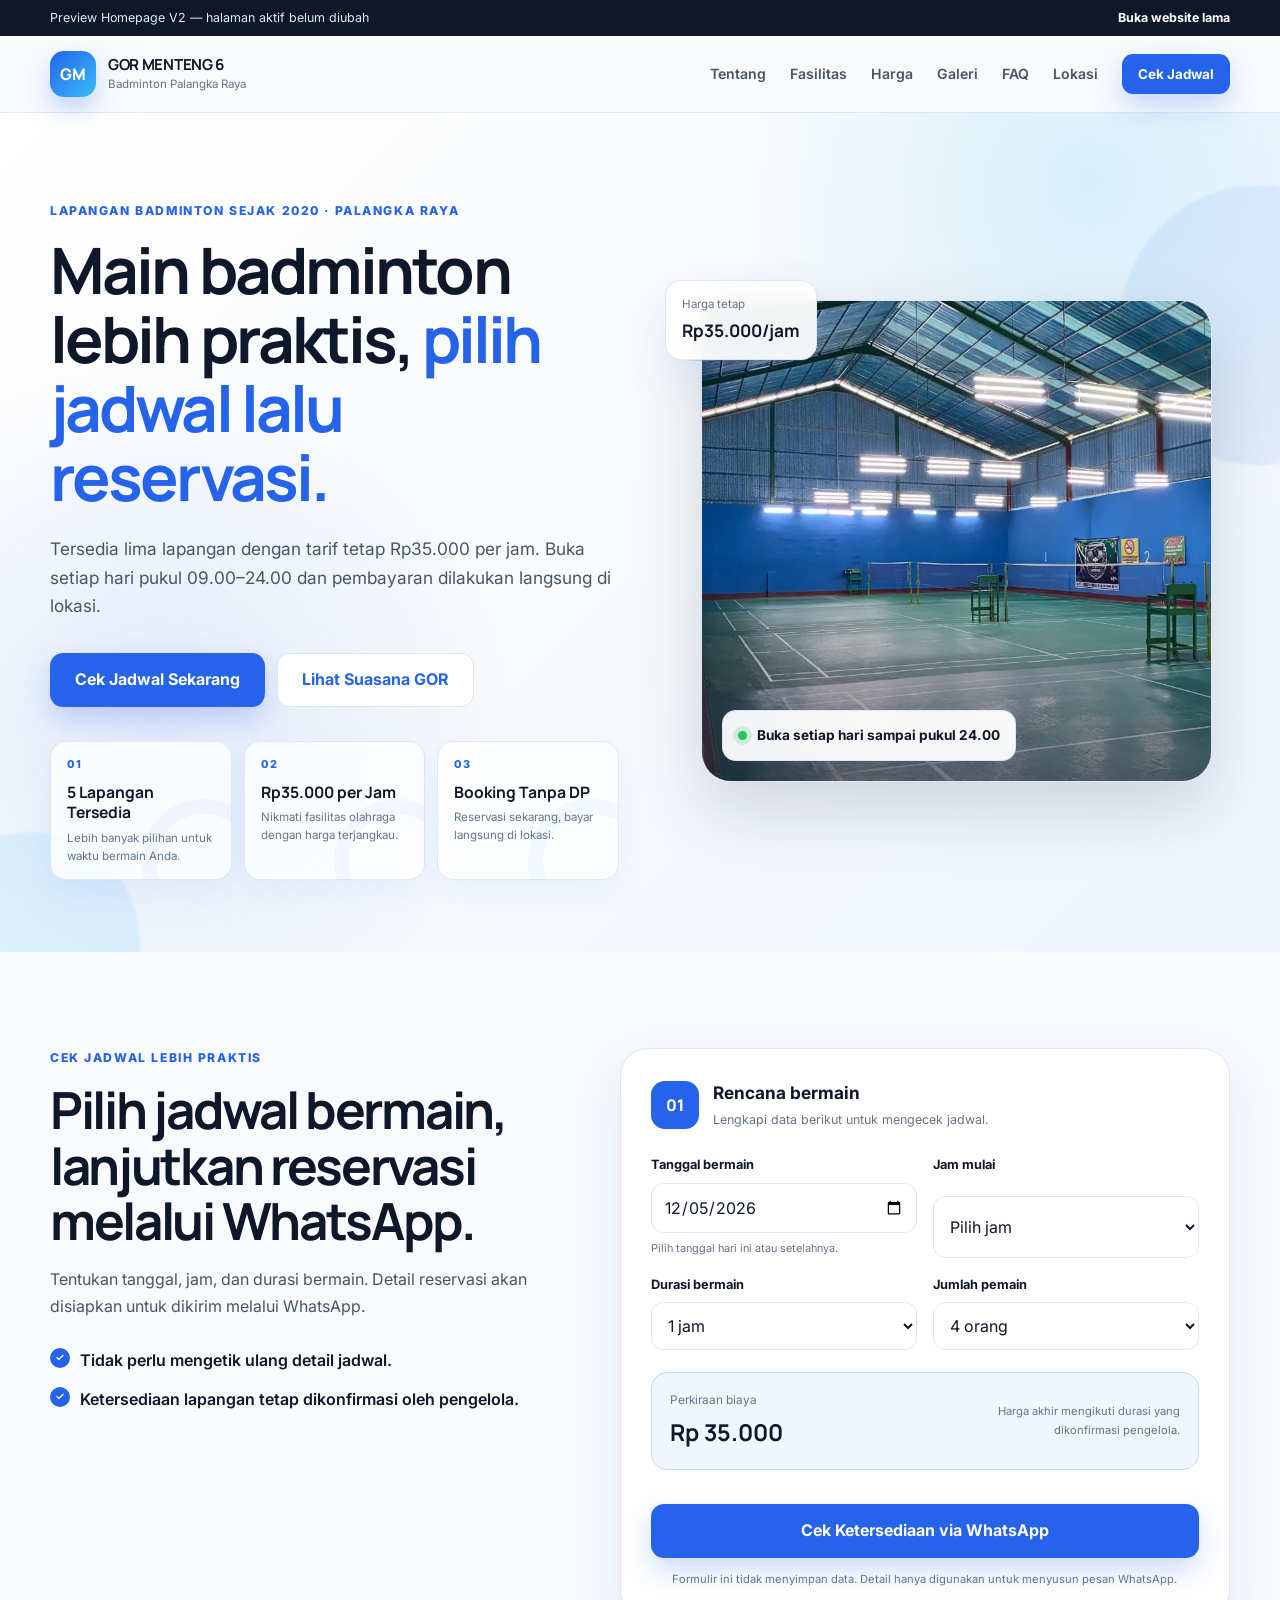
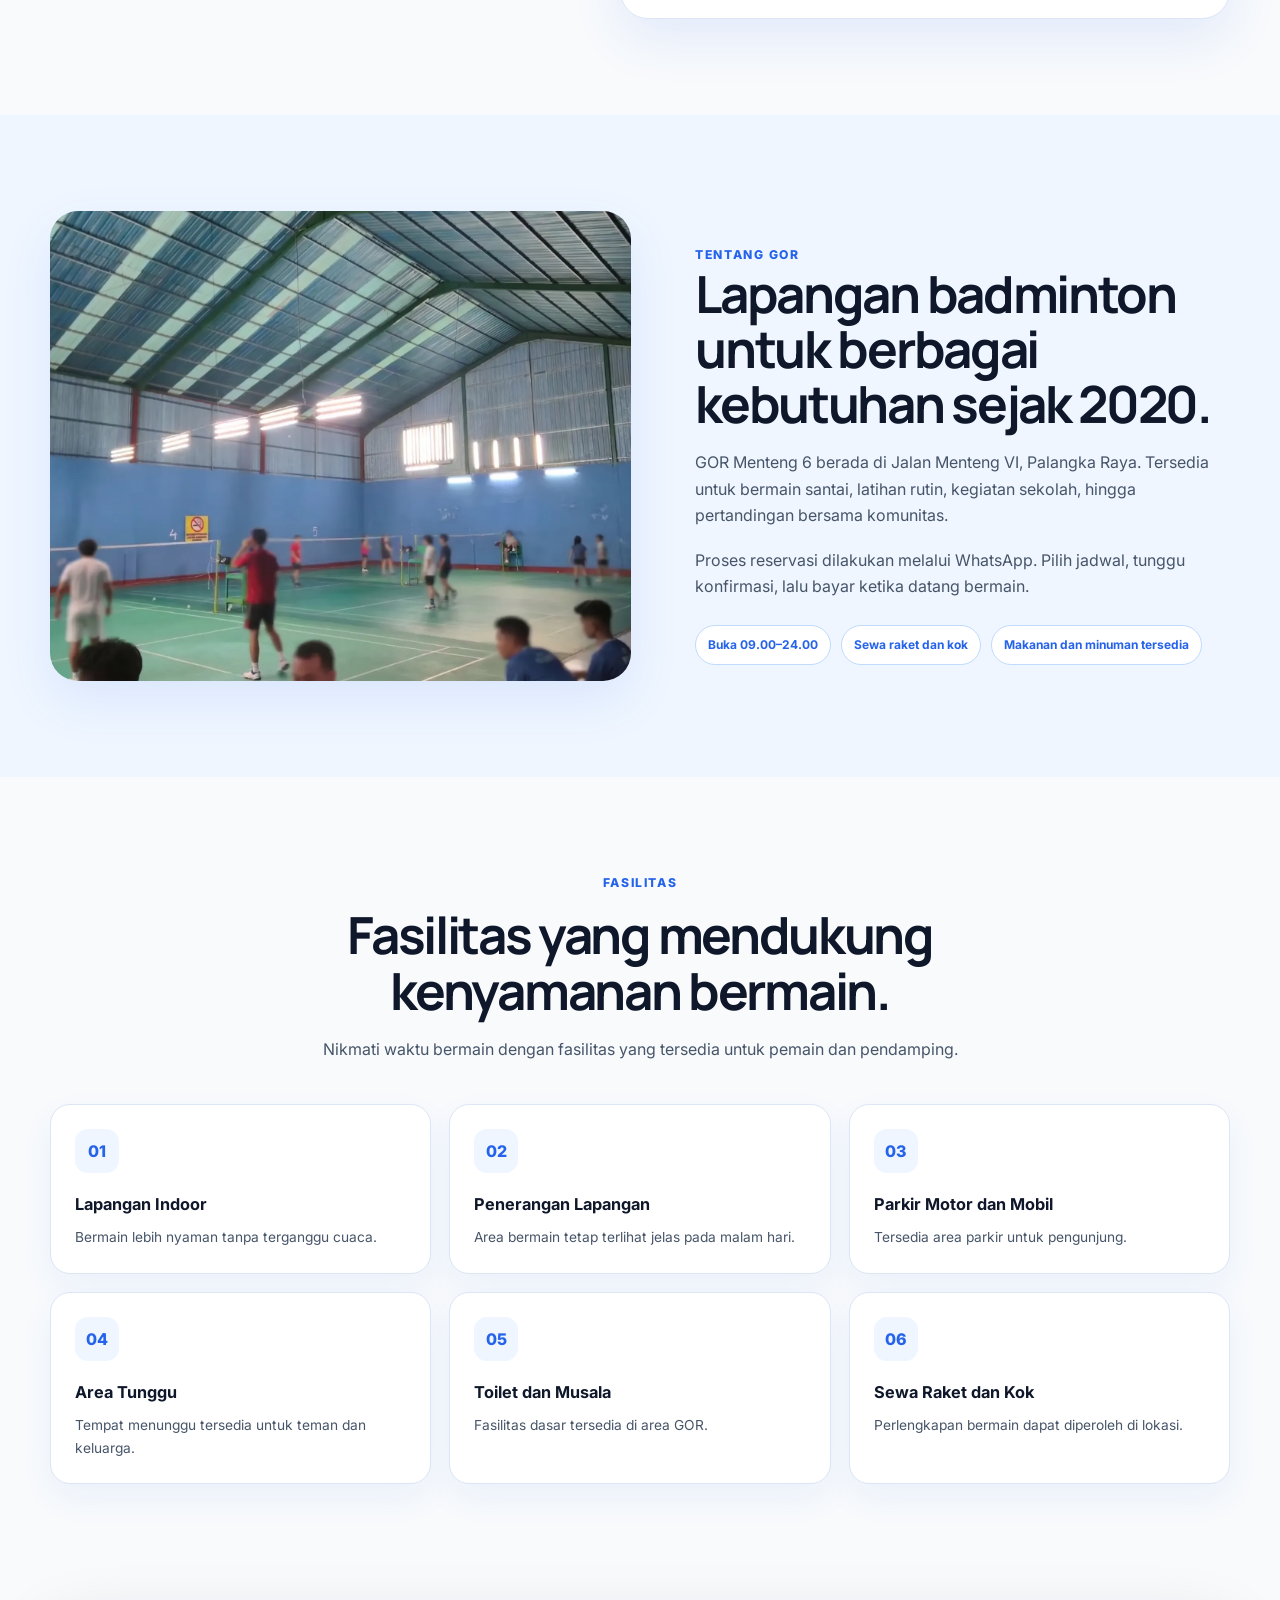
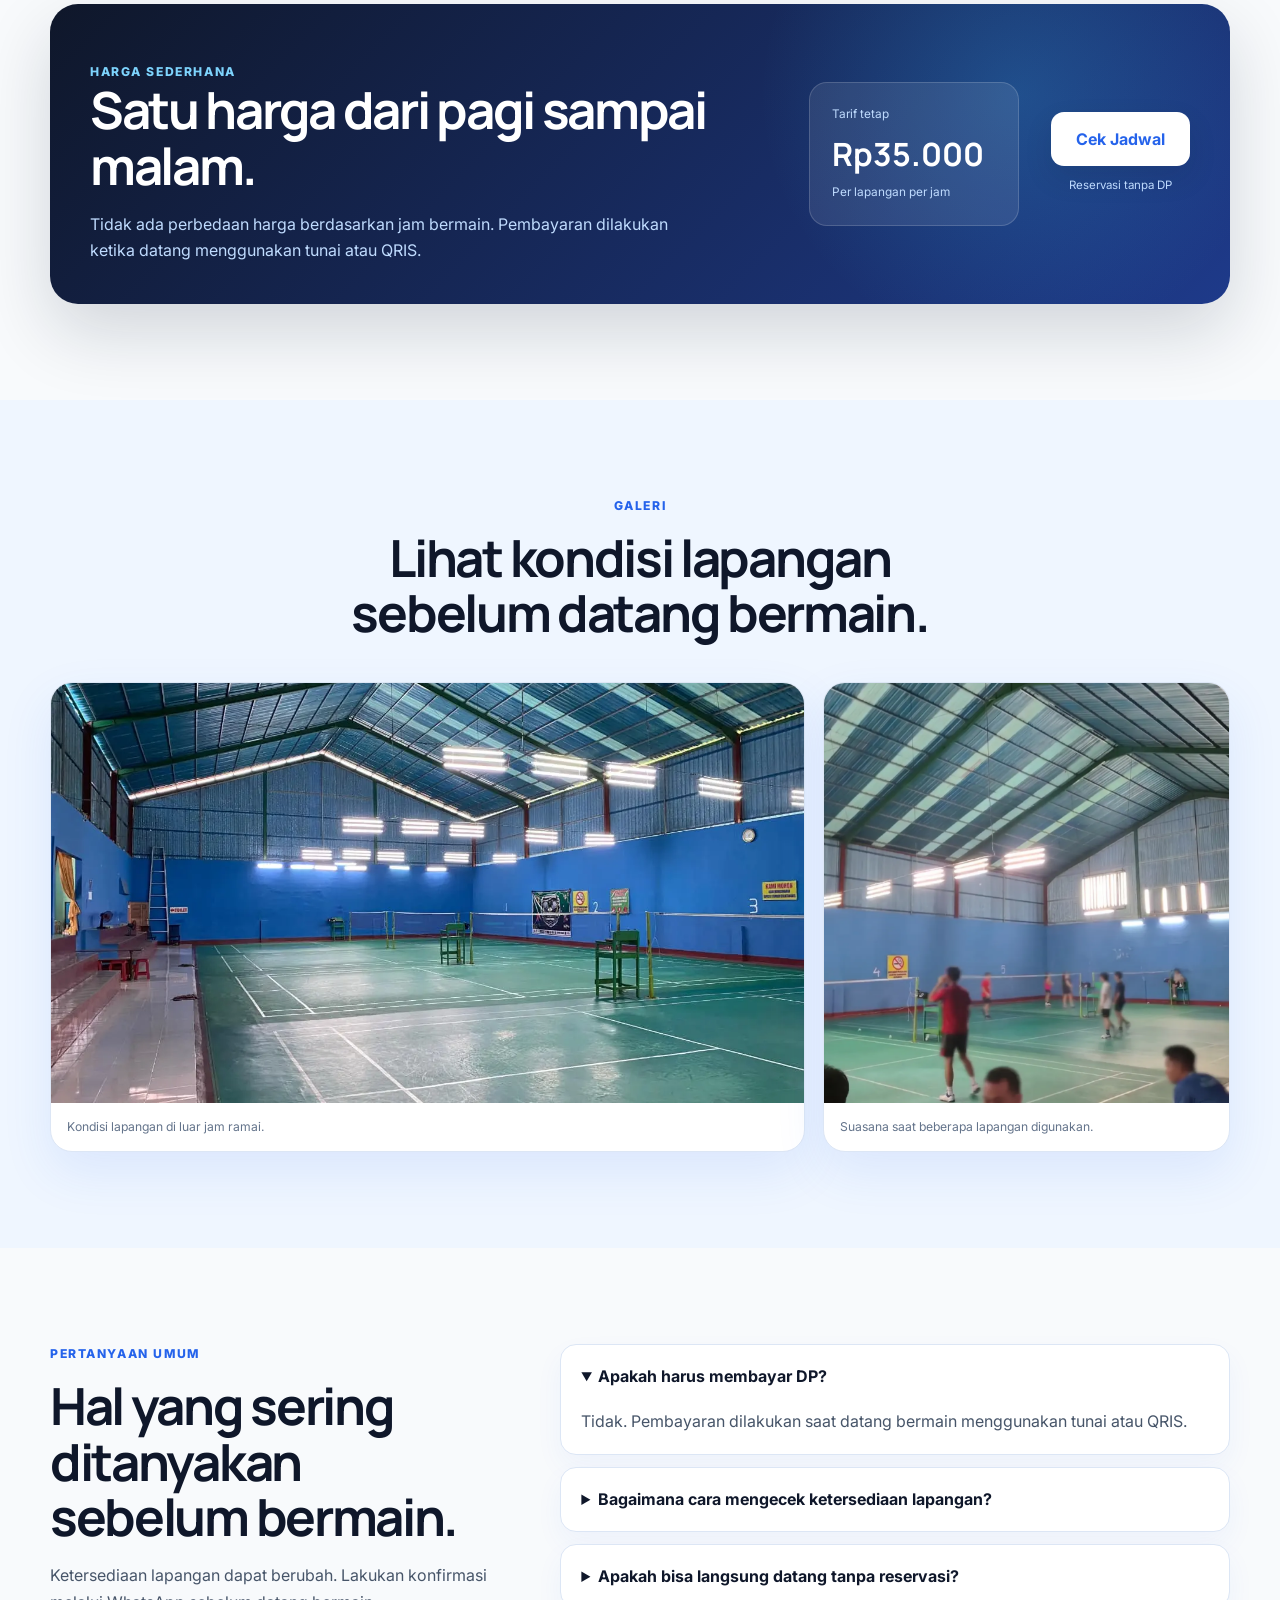
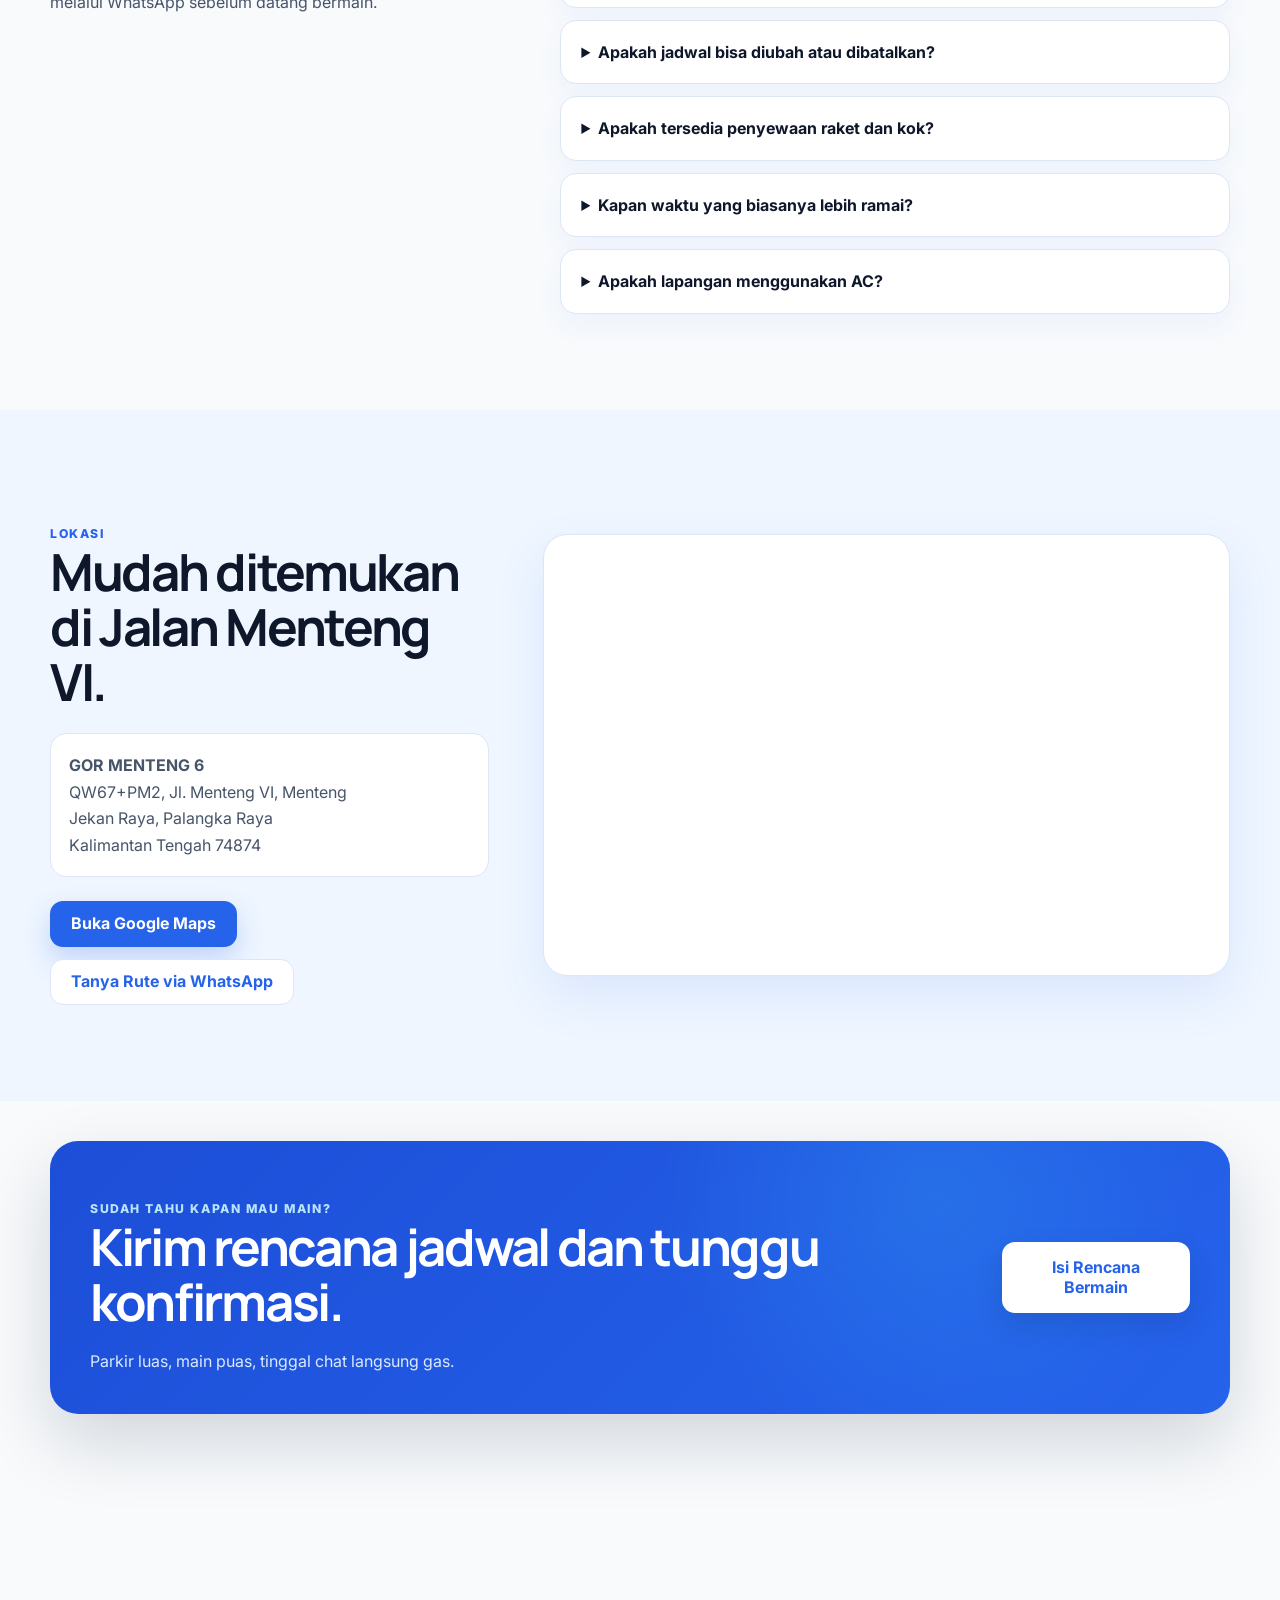
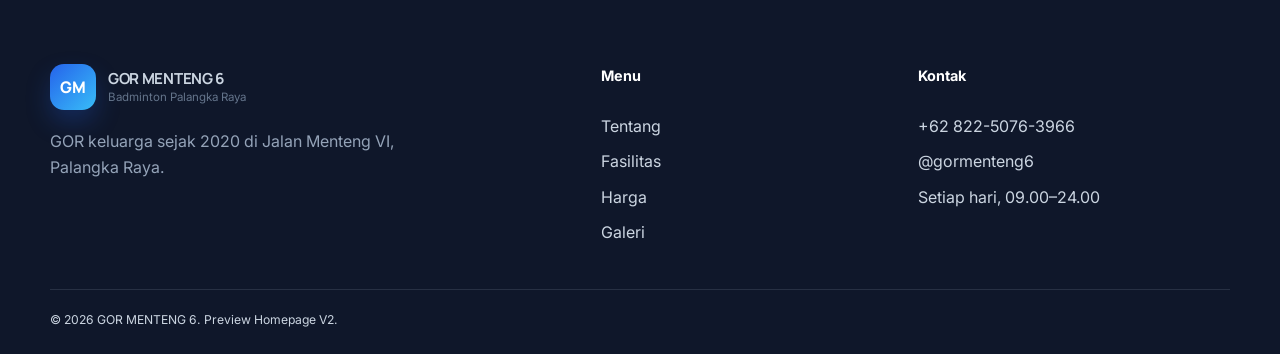
<file: preview-v2.html>
<!DOCTYPE html>
<html lang="id">
  <head>
    <meta charset="UTF-8" />

    <meta
      name="viewport"
      content="width=device-width, initial-scale=1.0"
    />

    <title>
      Preview Homepage V2 | GOR MENTENG 6
    </title>

    <meta
      name="description"
      content="Preview pengembangan homepage GOR MENTENG 6 dengan formulir cek jadwal WhatsApp yang lebih mudah digunakan."
    />

    <meta name="robots" content="noindex, nofollow" />
    <meta name="theme-color" content="#0f172a" />

    <link rel="icon" href="favicon.ico" sizes="any" />

    <link rel="preconnect" href="https://fonts.googleapis.com" />

    <link
      rel="preconnect"
      href="https://fonts.gstatic.com"
      crossorigin
    />

    <link
      href="https://fonts.googleapis.com/css2?family=Inter:wght@400;500;600;700;800&family=Manrope:wght@600;700;800&display=swap"
      rel="stylesheet"
    />

    <link
      rel="stylesheet"
      href="css/preview-v2.css"
    />

    <script
      src="js/preview-v2.js"
      defer
    ></script>
  </head>

  <body>
    <a class="skip-link" href="#main-content">
      Lewati ke konten utama
    </a>

    <div class="preview-banner">
      <div class="container preview-banner-inner">
        <span>
          Preview Homepage V2 — halaman aktif belum diubah
        </span>

        <a href="index.html">
          Buka website lama
        </a>
      </div>
    </div>

    <header class="site-header" id="beranda">
      <div class="container header-inner">
        <a class="brand" href="#beranda" aria-label="GOR MENTENG 6">
          <span class="brand-mark" aria-hidden="true">GM</span>

          <span class="brand-copy">
            <strong>GOR MENTENG 6</strong>
            <small>Badminton Palangka Raya</small>
          </span>
        </a>

        <button
          class="menu-toggle"
          id="menu-toggle"
          type="button"
          aria-expanded="false"
          aria-controls="primary-navigation"
        >
          <span class="menu-icon" aria-hidden="true">☰</span>
          <span>Menu</span>
        </button>

        <nav
          class="site-nav"
          id="primary-navigation"
          aria-label="Navigasi utama"
        >
          <a href="#tentang">Tentang</a>
          <a href="#fasilitas">Fasilitas</a>
          <a href="#harga">Harga</a>
          <a href="#galeri">Galeri</a>
          <a href="#faq">FAQ</a>
          <a href="#lokasi">Lokasi</a>

          <a
            class="button button-small button-primary"
            href="#cek-jadwal"
          >
            Cek Jadwal
          </a>
        </nav>
      </div>
    </header>

    <main id="main-content">
      <section class="hero" aria-labelledby="hero-title">
        <div class="hero-orb hero-orb-one"></div>
        <div class="hero-orb hero-orb-two"></div>

        <div class="container hero-grid">
          <div class="hero-content">
            <p class="eyebrow">
              Lapangan badminton sejak 2020 · Palangka Raya
            </p>

            <h1 id="hero-title">
              Main badminton lebih praktis,
              <span>pilih jadwal lalu reservasi.</span>
            </h1>

            <p class="hero-description">
              Tersedia lima lapangan dengan tarif tetap Rp35.000 per jam.
              Buka setiap hari pukul 09.00–24.00 dan pembayaran dilakukan
              langsung di lokasi.
            </p>

            <div class="hero-actions">
              <a
                class="button button-primary button-large"
                href="#cek-jadwal"
              >
                Cek Jadwal Sekarang
              </a>

              <a
                class="button button-secondary button-large"
                href="#galeri"
              >
                Lihat Suasana GOR
              </a>
            </div>

            <div
              class="benefit-carousel"
              data-benefit-carousel
              aria-label="Keunggulan GOR MENTENG 6"
              aria-roledescription="carousel"
            >
              <div class="benefit-carousel__stage">
                <button
                  class="benefit-carousel__arrow benefit-carousel__arrow--prev"
                  type="button"
                  data-benefit-prev
                  aria-label="Lihat keunggulan sebelumnya"
                >
                  <span aria-hidden="true">‹</span>
                </button>

                <div class="benefit-carousel__viewport" data-benefit-viewport>
                  <div class="benefit-carousel__track" data-benefit-track>
                    <article
                      class="benefit-carousel__slide is-active"
                      data-benefit-slide
                      aria-hidden="false"
                    >
                      <span class="benefit-carousel__number" aria-hidden="true">01</span>
                      <strong>5 Lapangan Tersedia</strong>
                      <p>Lebih banyak pilihan untuk waktu bermain Anda.</p>
                    </article>

                    <article
                      class="benefit-carousel__slide"
                      data-benefit-slide
                      aria-hidden="true"
                    >
                      <span class="benefit-carousel__number" aria-hidden="true">02</span>
                      <strong>Rp35.000 per Jam</strong>
                      <p>Nikmati fasilitas olahraga dengan harga terjangkau.</p>
                    </article>

                    <article
                      class="benefit-carousel__slide"
                      data-benefit-slide
                      aria-hidden="true"
                    >
                      <span class="benefit-carousel__number" aria-hidden="true">03</span>
                      <strong>Booking Tanpa DP</strong>
                      <p>Reservasi sekarang, bayar langsung di lokasi.</p>
                    </article>
                  </div>
                </div>

                <button
                  class="benefit-carousel__arrow benefit-carousel__arrow--next"
                  type="button"
                  data-benefit-next
                  aria-label="Lihat keunggulan berikutnya"
                >
                  <span aria-hidden="true">›</span>
                </button>
              </div>

              <div class="benefit-carousel__dots" aria-label="Pilih keunggulan">
                <button
                  class="is-active"
                  type="button"
                  data-benefit-dot
                  aria-label="Tampilkan 5 Lapangan Tersedia"
                  aria-current="true"
                ></button>
                <button
                  type="button"
                  data-benefit-dot
                  aria-label="Tampilkan Rp35.000 per Jam"
                  aria-current="false"
                ></button>
                <button
                  type="button"
                  data-benefit-dot
                  aria-label="Tampilkan Booking Tanpa DP"
                  aria-current="false"
                ></button>
              </div>

              <p class="visually-hidden" data-benefit-status aria-live="polite"></p>
            </div>
          </div>

          <div class="hero-visual">
            <div class="hero-image-card">
              <img
                src="images/hero-lapangan-kosong.webp"
                alt="Lapangan bulutangkis GOR MENTENG 6 di Palangka Raya"
                width="1280"
                height="720"
                fetchpriority="high"
                decoding="async"
              />

              <div class="hero-image-badge">
                <span class="status-dot" aria-hidden="true"></span>
                Buka setiap hari sampai pukul 24.00
              </div>
            </div>

            <div class="floating-card floating-card-price">
              <span>Harga tetap</span>
              <strong>Rp35.000/jam</strong>
            </div>

          </div>
        </div>
      </section>

      <section
        class="section booking-section"
        id="cek-jadwal"
        aria-labelledby="booking-title"
      >
        <div class="container booking-layout">
          <div class="section-heading booking-copy">
            <p class="eyebrow">Cek jadwal lebih praktis</p>

            <h2 id="booking-title">
              Pilih jadwal bermain, lanjutkan reservasi melalui WhatsApp.
            </h2>

            <p>
              Tentukan tanggal, jam, dan durasi bermain. Detail reservasi
              akan disiapkan untuk dikirim melalui WhatsApp.
            </p>

            <ul class="booking-benefits">
              <li>Tidak perlu mengetik ulang detail jadwal.</li>
              <li>Ketersediaan lapangan tetap dikonfirmasi oleh pengelola.</li>
            </ul>
          </div>

          <form class="booking-form" id="booking-form" novalidate>
            <div class="form-heading">
              <span class="form-step">01</span>
              <div>
                <h3>Rencana bermain</h3>
                <p>Lengkapi data berikut untuk mengecek jadwal.</p>
              </div>
            </div>

            <div class="form-grid">
              <label class="form-field">
                <span>Tanggal bermain</span>
                <input
                  id="booking-date"
                  name="bookingDate"
                  type="date"
                  required
                />
                <small>Pilih tanggal hari ini atau setelahnya.</small>
              </label>

              <label class="form-field">
                <span>Jam mulai</span>
                <select
                  id="booking-time"
                  name="bookingTime"
                  required
                >
                  <option value="">Pilih jam</option>
                  <option value="09.00">09.00</option>
                  <option value="10.00">10.00</option>
                  <option value="11.00">11.00</option>
                  <option value="12.00">12.00</option>
                  <option value="13.00">13.00</option>
                  <option value="14.00">14.00</option>
                  <option value="15.00">15.00</option>
                  <option value="16.00">16.00</option>
                  <option value="17.00">17.00</option>
                  <option value="18.00">18.00</option>
                  <option value="19.00">19.00</option>
                  <option value="20.00">20.00</option>
                  <option value="21.00">21.00</option>
                  <option value="22.00">22.00</option>
                  <option value="23.00">23.00</option>
                </select>
              </label>

              <label class="form-field">
                <span>Durasi bermain</span>
                <select
                  id="booking-duration"
                  name="bookingDuration"
                  required
                >
                  <option value="1">1 jam</option>
                  <option value="2">2 jam</option>
                  <option value="3">3 jam</option>
                  <option value="4">4 jam</option>
                </select>
              </label>

              <label class="form-field">
                <span>Jumlah pemain</span>
                <select
                  id="booking-players"
                  name="bookingPlayers"
                >
                  <option value="2">2 orang</option>
                  <option value="4" selected>4 orang</option>
                  <option value="6">6 orang</option>
                  <option value="8">8 orang</option>
                  <option value="Lebih dari 8">Lebih dari 8 orang</option>
                </select>
              </label>
            </div>

            <div class="booking-summary" aria-live="polite">
              <div>
                <span>Perkiraan biaya</span>
                <strong id="estimated-price">Rp35.000</strong>
              </div>

              <small>
                Harga akhir mengikuti durasi yang dikonfirmasi pengelola.
              </small>
            </div>

            <p
              class="form-message"
              id="form-message"
              role="alert"
            ></p>

            <button
              class="button button-primary button-large button-full"
              type="submit"
            >
              Cek Ketersediaan via WhatsApp
            </button>

            <p class="form-privacy">
              Formulir ini tidak menyimpan data. Detail hanya digunakan
              untuk menyusun pesan WhatsApp.
            </p>
          </form>
        </div>
      </section>

      <section
        class="section section-soft"
        id="tentang"
        aria-labelledby="about-title"
      >
        <div class="container about-grid">
          <div class="about-media">
            <img
              src="images/suasana-bermain-gor-menteng-6.webp"
              alt="Suasana pengunjung bermain di GOR MENTENG 6"
              width="2184"
              height="1228"
              loading="lazy"
              decoding="async"
            />
          </div>

          <div class="about-content">
            <p class="eyebrow">Tentang GOR</p>

            <h2 id="about-title">
              Lapangan badminton untuk berbagai kebutuhan sejak 2020.
            </h2>

            <p>
              GOR Menteng 6 berada di Jalan Menteng VI, Palangka Raya.
              Tersedia untuk bermain santai, latihan rutin, kegiatan sekolah,
              hingga pertandingan bersama komunitas.
            </p>

            <p>
              Proses reservasi dilakukan melalui WhatsApp. Pilih jadwal,
              tunggu konfirmasi, lalu bayar ketika datang bermain.
            </p>

            <div class="about-points">
              <span>Buka 09.00–24.00</span>
              <span>Sewa raket dan kok</span>
              <span>Makanan dan minuman tersedia</span>
            </div>
          </div>
        </div>
      </section>

      <section
        class="section"
        id="fasilitas"
        aria-labelledby="facilities-title"
      >
        <div class="container">
          <div class="section-heading section-heading-centered">
            <p class="eyebrow">Fasilitas</p>

            <h2 id="facilities-title">
              Fasilitas yang mendukung kenyamanan bermain.
            </h2>

            <p>
              Nikmati waktu bermain dengan fasilitas yang tersedia
              untuk pemain dan pendamping.
            </p>
          </div>

          <div class="facility-grid">
            <article class="feature-card">
              <span class="feature-icon">01</span>
              <h3>Lapangan Indoor</h3>
              <p>Bermain lebih nyaman tanpa terganggu cuaca.</p>
            </article>

            <article class="feature-card">
              <span class="feature-icon">02</span>
              <h3>Penerangan Lapangan</h3>
              <p>Area bermain tetap terlihat jelas pada malam hari.</p>
            </article>

            <article class="feature-card">
              <span class="feature-icon">03</span>
              <h3>Parkir Motor dan Mobil</h3>
              <p>Tersedia area parkir untuk pengunjung.</p>
            </article>

            <article class="feature-card">
              <span class="feature-icon">04</span>
              <h3>Area Tunggu</h3>
              <p>Tempat menunggu tersedia untuk teman dan keluarga.</p>
            </article>

            <article class="feature-card">
              <span class="feature-icon">05</span>
              <h3>Toilet dan Musala</h3>
              <p>Fasilitas dasar tersedia di area GOR.</p>
            </article>

            <article class="feature-card">
              <span class="feature-icon">06</span>
              <h3>Sewa Raket dan Kok</h3>
              <p>Perlengkapan bermain dapat diperoleh di lokasi.</p>
            </article>
          </div>
        </div>
      </section>

      <section
        class="section price-section"
        id="harga"
        aria-labelledby="price-title"
      >
        <div class="container price-card">
          <div class="price-copy">
            <p class="eyebrow">Harga sederhana</p>

            <h2 id="price-title">
              Satu harga dari pagi sampai malam.
            </h2>

            <p>
              Tidak ada perbedaan harga berdasarkan jam bermain.
              Pembayaran dilakukan ketika datang menggunakan tunai atau QRIS.
            </p>
          </div>

          <div class="price-value">
            <span>Tarif tetap</span>
            <strong>Rp35.000</strong>
            <small>Per lapangan per jam</small>
          </div>

          <div class="price-actions">
            <a
              class="button button-light button-large"
              href="#cek-jadwal"
            >
              Cek Jadwal
            </a>

            <span>Reservasi tanpa DP</span>
          </div>
        </div>
      </section>

      <section
        class="section section-soft"
        id="galeri"
        aria-labelledby="gallery-title"
      >
        <div class="container">
          <div class="section-heading section-heading-centered">
            <p class="eyebrow">Galeri</p>

            <h2 id="gallery-title">
              Lihat kondisi lapangan sebelum datang bermain.
            </h2>
          </div>

          <div class="gallery-grid">
            <figure class="gallery-card gallery-card-large">
              <img
                src="images/hero-lapangan-kosong.webp"
                alt="Lapangan kosong GOR MENTENG 6"
                width="1280"
                height="720"
                loading="lazy"
                decoding="async"
              />

              <figcaption>
                Kondisi lapangan di luar jam ramai.
              </figcaption>
            </figure>

            <figure class="gallery-card">
              <img
                src="images/suasana-bermain-gor-menteng-6.webp"
                alt="Suasana ramai bermain di GOR MENTENG 6"
                width="2184"
                height="1228"
                loading="lazy"
                decoding="async"
              />

              <figcaption>
                Suasana saat beberapa lapangan digunakan.
              </figcaption>
            </figure>
          </div>
        </div>
      </section>

      <section
        class="section"
        id="faq"
        aria-labelledby="faq-title"
      >
        <div class="container faq-layout">
          <div class="section-heading faq-heading">
            <p class="eyebrow">Pertanyaan umum</p>

            <h2 id="faq-title">
              Hal yang sering ditanyakan sebelum bermain.
            </h2>

            <p>
              Ketersediaan lapangan dapat berubah. Lakukan konfirmasi
              melalui WhatsApp sebelum datang bermain.
            </p>
          </div>

          <div class="faq-list">
            <details open>
              <summary>Apakah harus membayar DP?</summary>
              <p>
                Tidak. Pembayaran dilakukan saat datang bermain menggunakan
                tunai atau QRIS.
              </p>
            </details>

            <details>
              <summary>Bagaimana cara mengecek ketersediaan lapangan?</summary>
              <p>
                Pilih tanggal dan jam bermain melalui formulir, lalu kirim
                permintaan melalui WhatsApp. Pengelola akan mengonfirmasi
                ketersediaan lapangan.
              </p>
            </details>

            <details>
              <summary>Apakah bisa langsung datang tanpa reservasi?</summary>
              <p>
                Bisa, tetapi ketersediaan lapangan tidak selalu terjamin.
                Sebaiknya cek jadwal melalui WhatsApp sebelum datang.
              </p>
            </details>

            <details>
              <summary>Apakah jadwal bisa diubah atau dibatalkan?</summary>
              <p>
                Perubahan atau pembatalan jadwal dapat disampaikan melalui
                WhatsApp. Sebaiknya informasikan kepada pengelola secepatnya.
              </p>
            </details>

            <details>
              <summary>Apakah tersedia penyewaan raket dan kok?</summary>
              <p>
                Ya, tersedia penyewaan raket serta pembelian kok di lokasi.
                Tanyakan ketersediaannya saat melakukan reservasi.
              </p>
            </details>

            <details>
              <summary>Kapan waktu yang biasanya lebih ramai?</summary>
              <p>
                Sore hingga malam biasanya lebih ramai. Pagi sampai siang
                cenderung memiliki lebih banyak pilihan jadwal.
              </p>
            </details>

            <details>
              <summary>Apakah lapangan menggunakan AC?</summary>
              <p>
                Belum. Area GOR menggunakan sirkulasi udara alami.
              </p>
            </details>
          </div>
        </div>
      </section>

      <section
        class="section location-section"
        id="lokasi"
        aria-labelledby="location-title"
      >
        <div class="container location-grid">
          <div class="location-copy">
            <p class="eyebrow">Lokasi</p>

            <h2 id="location-title">
              Mudah ditemukan di Jalan Menteng VI.
            </h2>

            <address>
              <strong>GOR MENTENG 6</strong><br />
              QW67+PM2, Jl. Menteng VI, Menteng<br />
              Jekan Raya, Palangka Raya<br />
              Kalimantan Tengah 74874
            </address>

            <div class="location-actions">
              <a
                class="button button-primary"
                href="https://maps.app.goo.gl/wVYVJ3f2RxGthi3J8"
                target="_blank"
                rel="noopener noreferrer"
              >
                Buka Google Maps
              </a>

              <a
                class="button button-secondary"
                href="https://wa.me/6282250763966?text=Halo%20kak%2C%20saya%20ingin%20menanyakan%20petunjuk%20menuju%20GOR%20MENTENG%206."
                target="_blank"
                rel="noopener noreferrer"
              >
                Tanya Rute via WhatsApp
              </a>
            </div>
          </div>

          <div class="map-card">
            <iframe
              src="https://www.google.com/maps?q=QW67%2BPM2%2C%20Palangka%20Raya&output=embed"
              title="Peta lokasi GOR MENTENG 6"
              width="600"
              height="450"
              loading="lazy"
              allowfullscreen
              referrerpolicy="no-referrer-when-downgrade"
            ></iframe>
          </div>
        </div>
      </section>

      <section class="section final-cta">
        <div class="container final-cta-card">
          <div>
            <p class="eyebrow">Sudah tahu kapan mau main?</p>
            <h2>Kirim rencana jadwal dan tunggu konfirmasi.</h2>
            <p>
              Parkir luas, main puas, tinggal chat langsung gas.
            </p>
          </div>

          <a
            class="button button-light button-large"
            href="#cek-jadwal"
          >
            Isi Rencana Bermain
          </a>
        </div>
      </section>
    </main>

    <footer class="site-footer">
      <div class="container footer-grid">
        <div>
          <a class="brand footer-brand" href="#beranda">
            <span class="brand-mark" aria-hidden="true">GM</span>

            <span class="brand-copy">
              <strong>GOR MENTENG 6</strong>
              <small>Badminton Palangka Raya</small>
            </span>
          </a>

          <p class="footer-description">
            GOR keluarga sejak 2020 di Jalan Menteng VI,
            Palangka Raya.
          </p>
        </div>

        <div>
          <h3>Menu</h3>
          <a href="#tentang">Tentang</a>
          <a href="#fasilitas">Fasilitas</a>
          <a href="#harga">Harga</a>
          <a href="#galeri">Galeri</a>
        </div>

        <div>
          <h3>Kontak</h3>
          <a href="tel:+6282250763966">+62 822-5076-3966</a>
          <a
            href="https://www.instagram.com/gormenteng6/"
            target="_blank"
            rel="noopener noreferrer"
          >
            @gormenteng6
          </a>
          <span>Setiap hari, 09.00–24.00</span>
        </div>
      </div>

      <div class="container footer-bottom">
        <p>
          &copy; <span id="current-year">2026</span>
          GOR MENTENG 6. Preview Homepage V2.
        </p>
      </div>
    </footer>

    <a
      class="mobile-sticky-cta"
      href="#cek-jadwal"
      aria-label="Cek jadwal bermain"
    >
      Cek Jadwal
    </a>
  </body>
</html>
</file>
<file: css/style.css>
:root {
  --background: #f8fafc;
  --background-soft: #eff6ff;
  --surface: #ffffff;
  --primary: #2563eb;
  --primary-hover: #1d4ed8;
  --accent: #38bdf8;
  --heading: #0f172a;
  --text: #475569;
  --text-muted: #64748b;
  --border: #dce6f5;
  --success: #16a34a;
  --danger: #dc2626;
  --shadow: 0 20px 50px rgba(37, 99, 235, 0.1);
  --shadow-strong: 0 28px 70px rgba(15, 23, 42, 0.16);
  --radius-large: 28px;
  --radius-medium: 18px;
  --container: 1180px;
}

* {
  box-sizing: border-box;
}

html {
  scroll-behavior: smooth;
  scroll-padding-top: 100px;
}

body {
  margin: 0;
  color: var(--text);
  background: var(--background);
  font-family: Inter, Arial, sans-serif;
  line-height: 1.65;
}

body.menu-open {
  overflow: hidden;
}

img {
  display: block;
  max-width: 100%;
}

button,
input,
select {
  font: inherit;
}

a {
  color: inherit;
}

address {
  font-style: normal;
}

.container {
  width: min(calc(100% - 32px), var(--container));
  margin-inline: auto;
}

.skip-link {
  position: fixed;
  top: 12px;
  left: 12px;
  z-index: 2000;
  padding: 10px 14px;
  color: #fff;
  background: var(--heading);
  border-radius: 10px;
  transform: translateY(-150%);
}

.skip-link:focus {
  transform: translateY(0);
}

.preview-banner {
  color: #dbeafe;
  background: var(--heading);
  font-size: 0.78rem;
}

.preview-banner-inner {
  display: flex;
  align-items: center;
  justify-content: space-between;
  gap: 16px;
  min-height: 36px;
}

.preview-banner a {
  color: #fff;
  font-weight: 700;
  text-decoration: none;
}

.site-header {
  position: sticky;
  top: 0;
  z-index: 100;
  background: rgba(248, 250, 252, 0.92);
  border-bottom: 1px solid rgba(220, 230, 245, 0.9);
  backdrop-filter: blur(14px);
}

.header-inner {
  display: flex;
  align-items: center;
  justify-content: space-between;
  gap: 24px;
  min-height: 76px;
}

.brand {
  display: inline-flex;
  align-items: center;
  gap: 12px;
  color: var(--heading);
  text-decoration: none;
}

.brand-mark {
  display: grid;
  place-items: center;
  width: 46px;
  height: 46px;
  flex: 0 0 auto;
  color: #fff;
  background: linear-gradient(135deg, var(--primary), var(--accent));
  border-radius: 14px;
  box-shadow: 0 12px 24px rgba(37, 99, 235, 0.25);
  font-family: Manrope, Inter, sans-serif;
  font-weight: 800;
}

.brand-copy {
  display: grid;
  line-height: 1.2;
}

.brand-copy strong {
  font-family: Manrope, Inter, sans-serif;
  font-size: 0.95rem;
  letter-spacing: -0.02em;
}

.brand-copy small {
  margin-top: 3px;
  color: var(--text-muted);
  font-size: 0.72rem;
}

.site-nav {
  display: flex;
  align-items: center;
  gap: 24px;
}

.site-nav > a:not(.button) {
  color: var(--text);
  font-size: 0.88rem;
  font-weight: 600;
  text-decoration: none;
}

.site-nav > a:not(.button):hover {
  color: var(--primary);
}

.menu-toggle {
  display: none;
  align-items: center;
  gap: 8px;
  padding: 9px 12px;
  color: var(--heading);
  background: var(--surface);
  border: 1px solid var(--border);
  border-radius: 12px;
  font-weight: 700;
}

.button {
  display: inline-flex;
  align-items: center;
  justify-content: center;
  gap: 8px;
  min-height: 46px;
  padding: 12px 20px;
  border: 1px solid transparent;
  border-radius: 13px;
  font-weight: 700;
  line-height: 1.2;
  text-align: center;
  text-decoration: none;
  transition:
    transform 160ms ease,
    background 160ms ease,
    border-color 160ms ease,
    box-shadow 160ms ease;
}

.button:hover {
  transform: translateY(-1px);
}

.button-primary {
  color: #fff;
  background: var(--primary);
  box-shadow: 0 12px 28px rgba(37, 99, 235, 0.24);
}

.button-primary:hover {
  background: var(--primary-hover);
}

.button-secondary {
  color: var(--primary);
  background: var(--surface);
  border-color: var(--border);
}

.button-secondary:hover {
  border-color: #93c5fd;
}

.button-light {
  color: var(--primary);
  background: #fff;
  box-shadow: 0 12px 28px rgba(15, 23, 42, 0.12);
}

.button-small {
  min-height: 40px;
  padding: 9px 15px;
  border-radius: 11px;
  font-size: 0.84rem;
}

.button-large {
  min-height: 54px;
  padding: 15px 24px;
}

.button-full {
  width: 100%;
}

.hero {
  position: relative;
  overflow: hidden;
  padding: 88px 0 72px;
  background:
    radial-gradient(circle at 85% 8%, rgba(56, 189, 248, 0.17), transparent 26%),
    radial-gradient(circle at 12% 72%, rgba(37, 99, 235, 0.11), transparent 28%),
    linear-gradient(135deg, #fff 0%, var(--background) 48%, var(--background-soft) 100%);
}

.hero-orb {
  position: absolute;
  border-radius: 999px;
  filter: blur(1px);
  pointer-events: none;
}

.hero-orb-one {
  top: 72px;
  right: -120px;
  width: 280px;
  height: 280px;
  background: rgba(37, 99, 235, 0.08);
}

.hero-orb-two {
  bottom: -100px;
  left: -80px;
  width: 220px;
  height: 220px;
  background: rgba(56, 189, 248, 0.12);
}

.hero-grid {
  position: relative;
  z-index: 2;
  display: grid;
  grid-template-columns: minmax(0, 1.02fr) minmax(420px, 0.98fr);
  align-items: center;
  gap: 64px;
}

.eyebrow {
  margin: 0 0 14px;
  color: var(--primary);
  font-size: 0.76rem;
  font-weight: 800;
  letter-spacing: 0.13em;
  text-transform: uppercase;
}

.hero h1,
.section-heading h2,
.about-content h2,
.price-copy h2,
.location-copy h2,
.final-cta h2 {
  margin: 0;
  color: var(--heading);
  font-family: Manrope, Inter, sans-serif;
  letter-spacing: -0.045em;
  line-height: 1.08;
}

.hero h1 {
  max-width: 740px;
  font-size: clamp(2.65rem, 5vw, 4.8rem);
}

.hero h1 span {
  color: var(--primary);
}

.hero-description {
  max-width: 680px;
  margin: 24px 0 0;
  font-size: 1.08rem;
}

.hero-actions {
  display: flex;
  flex-wrap: wrap;
  gap: 12px;
  margin-top: 32px;
}

.hero-trust {
  display: grid;
  grid-template-columns: repeat(3, minmax(0, 1fr));
  gap: 12px;
  margin-top: 34px;
}

.hero-trust article {
  padding: 14px 16px;
  background: rgba(255, 255, 255, 0.78);
  border: 1px solid rgba(220, 230, 245, 0.95);
  border-radius: 16px;
  box-shadow: 0 12px 28px rgba(37, 99, 235, 0.06);
}

.hero-trust strong,
.hero-trust span {
  display: block;
}

.hero-trust strong {
  color: var(--heading);
  font-family: Manrope, Inter, sans-serif;
  font-size: 1.05rem;
}

.hero-trust span {
  margin-top: 3px;
  color: var(--text-muted);
  font-size: 0.76rem;
}

.hero-visual {
  position: relative;
  min-width: 0;
  padding: 18px;
}

.hero-image-card {
  position: relative;
  overflow: hidden;
  min-height: 480px;
  background: var(--surface);
  border: 1px solid rgba(220, 230, 245, 0.95);
  border-radius: 30px;
  box-shadow: var(--shadow-strong);
}

.hero-image-card::after {
  content: "";
  position: absolute;
  inset: 0;
  background: linear-gradient(to top, rgba(15, 23, 42, 0.52), transparent 48%);
  pointer-events: none;
}

.hero-image-card img {
  width: 100%;
  height: 100%;
  min-height: 480px;
  object-fit: cover;
}

.hero-image-badge {
  position: absolute;
  right: auto;
  bottom: 20px;
  left: 20px;
  z-index: 2;
  display: flex;
  align-items: center;
  gap: 10px;
  width: fit-content;
  max-width: calc(100% - 40px);
  padding: 13px 15px;
  color: var(--heading);
  background: rgba(255, 255, 255, 0.94);
  border: 1px solid rgba(220, 230, 245, 0.98);
  border-radius: 14px;
  box-shadow: 0 14px 30px rgba(15, 23, 42, 0.16);
  backdrop-filter: blur(12px);
  font-size: 0.85rem;
  font-weight: 700;
}

.status-dot {
  width: 9px;
  height: 9px;
  background: #22c55e;
  border-radius: 50%;
  box-shadow: 0 0 0 5px rgba(34, 197, 94, 0.17);
}

.floating-card {
  position: absolute;
  z-index: 3;
  padding: 14px 16px;
  background: rgba(255, 255, 255, 0.92);
  border: 1px solid rgba(220, 230, 245, 0.95);
  border-radius: 16px;
  box-shadow: var(--shadow);
  backdrop-filter: blur(12px);
}

.floating-card span,
.floating-card strong,
.floating-card small {
  display: block;
}

.floating-card-price {
  top: -2px;
  left: -18px;
}

.floating-card-price span {
  color: var(--text-muted);
  font-size: 0.72rem;
}

.floating-card-price strong {
  margin-top: 3px;
  color: var(--heading);
  font-family: Manrope, Inter, sans-serif;
  font-size: 1.08rem;
}





.quick-strip {
  position: relative;
  z-index: 4;
  margin-top: -24px;
}

.quick-strip-grid {
  display: grid;
  grid-template-columns: repeat(4, minmax(0, 1fr));
  overflow: hidden;
  background: var(--surface);
  border: 1px solid var(--border);
  border-radius: 20px;
  box-shadow: var(--shadow);
}

.quick-strip article {
  display: flex;
  align-items: center;
  gap: 12px;
  min-width: 0;
  padding: 19px 20px;
  border-right: 1px solid var(--border);
}

.quick-strip article:last-child {
  border-right: 0;
}

.quick-icon {
  display: grid;
  place-items: center;
  width: 38px;
  height: 38px;
  flex: 0 0 auto;
  color: var(--primary);
  background: var(--background-soft);
  border-radius: 11px;
  font-size: 0.75rem;
  font-weight: 800;
}

.quick-strip strong,
.quick-strip small {
  display: block;
}

.quick-strip strong {
  color: var(--heading);
  font-size: 0.86rem;
}

.quick-strip small {
  margin-top: 2px;
  color: var(--text-muted);
  font-size: 0.7rem;
}

.section {
  padding: 96px 0;
}

.section-soft {
  background: var(--background-soft);
}

.section-heading {
  max-width: 700px;
}

.section-heading-centered {
  margin-inline: auto;
  text-align: center;
}

.section-heading h2,
.about-content h2,
.price-copy h2,
.location-copy h2,
.final-cta h2 {
  font-size: clamp(2rem, 4vw, 3.2rem);
}

.section-heading p:not(.eyebrow),
.about-content p,
.price-copy p,
.location-copy p,
.final-cta p {
  margin: 18px 0 0;
}

.booking-layout {
  display: grid;
  grid-template-columns: minmax(0, 0.9fr) minmax(520px, 1.1fr);
  align-items: start;
  gap: 70px;
}

.booking-copy {
  position: sticky;
  top: 120px;
}

.booking-benefits {
  display: grid;
  gap: 12px;
  margin: 28px 0 0;
  padding: 0;
  list-style: none;
}

.booking-benefits li {
  position: relative;
  padding-left: 30px;
  color: var(--heading);
  font-weight: 600;
}

.booking-benefits li::before {
  content: "✓";
  position: absolute;
  top: 1px;
  left: 0;
  display: grid;
  place-items: center;
  width: 20px;
  height: 20px;
  color: #fff;
  background: var(--primary);
  border-radius: 50%;
  font-size: 0.68rem;
}

.booking-form {
  padding: 30px;
  background: var(--surface);
  border: 1px solid var(--border);
  border-radius: var(--radius-large);
  box-shadow: var(--shadow);
}

.form-heading {
  display: flex;
  align-items: center;
  gap: 14px;
  margin-bottom: 24px;
}

.form-step {
  display: grid;
  place-items: center;
  width: 48px;
  height: 48px;
  flex: 0 0 auto;
  color: #fff;
  background: var(--primary);
  border-radius: 14px;
  font-family: Manrope, Inter, sans-serif;
  font-weight: 800;
}

.form-heading h3,
.form-heading p {
  margin: 0;
}

.form-heading h3 {
  color: var(--heading);
  font-size: 1.08rem;
}

.form-heading p {
  margin-top: 2px;
  color: var(--text-muted);
  font-size: 0.78rem;
}

.form-grid {
  display: grid;
  grid-template-columns: repeat(2, minmax(0, 1fr));
  gap: 16px;
}

.form-field {
  display: grid;
  gap: 7px;
}

.form-field > span {
  color: var(--heading);
  font-size: 0.8rem;
  font-weight: 700;
}

.form-field input,
.form-field select {
  width: 100%;
  min-height: 48px;
  padding: 10px 12px;
  color: var(--heading);
  background: #fff;
  border: 1px solid var(--border);
  border-radius: 12px;
  outline: none;
}

.form-field input:focus,
.form-field select:focus {
  border-color: var(--primary);
  box-shadow: 0 0 0 4px rgba(37, 99, 235, 0.1);
}

.form-field small {
  color: var(--text-muted);
  font-size: 0.68rem;
}

.booking-summary {
  display: flex;
  align-items: center;
  justify-content: space-between;
  gap: 18px;
  margin: 22px 0 0;
  padding: 18px;
  background: var(--background-soft);
  border: 1px solid #bfdbfe;
  border-radius: 16px;
}

.booking-summary span,
.booking-summary strong {
  display: block;
}

.booking-summary span {
  color: var(--text-muted);
  font-size: 0.74rem;
}

.booking-summary strong {
  margin-top: 2px;
  color: var(--heading);
  font-family: Manrope, Inter, sans-serif;
  font-size: 1.45rem;
}

.booking-summary small {
  max-width: 220px;
  color: var(--text-muted);
  font-size: 0.7rem;
  text-align: right;
}

.form-message {
  min-height: 22px;
  margin: 12px 0 0;
  color: var(--danger);
  font-size: 0.78rem;
  font-weight: 600;
}

.form-privacy {
  margin: 12px 0 0;
  color: var(--text-muted);
  font-size: 0.7rem;
  text-align: center;
}

.about-grid {
  display: grid;
  grid-template-columns: minmax(0, 1fr) minmax(0, 0.92fr);
  align-items: center;
  gap: 64px;
}

.about-media {
  overflow: hidden;
  min-height: 470px;
  border-radius: 28px;
  box-shadow: var(--shadow);
}

.about-media img {
  width: 100%;
  height: 100%;
  min-height: 470px;
  object-fit: cover;
}

.about-points {
  display: flex;
  flex-wrap: wrap;
  gap: 10px;
  margin-top: 26px;
}

.about-points span {
  padding: 9px 12px;
  color: var(--primary);
  background: #fff;
  border: 1px solid #bfdbfe;
  border-radius: 999px;
  font-size: 0.75rem;
  font-weight: 700;
}

.facility-grid {
  display: grid;
  grid-template-columns: repeat(3, minmax(0, 1fr));
  gap: 18px;
  margin-top: 42px;
}

.feature-card {
  padding: 24px;
  background: var(--surface);
  border: 1px solid var(--border);
  border-radius: 20px;
  box-shadow: 0 14px 34px rgba(37, 99, 235, 0.06);
}

.feature-icon {
  display: grid;
  place-items: center;
  width: 44px;
  height: 44px;
  color: var(--primary);
  background: var(--background-soft);
  border-radius: 13px;
  font-weight: 800;
}

.feature-card h3 {
  margin: 18px 0 8px;
  color: var(--heading);
  font-size: 1.02rem;
}

.feature-card p {
  margin: 0;
  font-size: 0.86rem;
}

.price-section {
  padding-top: 24px;
}

.price-card {
  display: grid;
  grid-template-columns: 1.2fr auto auto;
  align-items: center;
  gap: 32px;
  padding: 40px;
  color: #dbeafe;
  background:
    radial-gradient(circle at 82% 30%, rgba(56, 189, 248, 0.22), transparent 26%),
    linear-gradient(135deg, #0f172a, #1e3a8a);
  border-radius: 28px;
  box-shadow: var(--shadow-strong);
}

.price-card .eyebrow {
  color: #7dd3fc;
}

.price-copy h2 {
  color: #fff;
}

.price-copy p {
  max-width: 600px;
  color: #bfdbfe;
}

.price-value {
  min-width: 210px;
  padding: 22px;
  background: rgba(255, 255, 255, 0.09);
  border: 1px solid rgba(255, 255, 255, 0.16);
  border-radius: 18px;
}

.price-value span,
.price-value strong,
.price-value small {
  display: block;
}

.price-value span,
.price-value small {
  color: #bfdbfe;
  font-size: 0.74rem;
}

.price-value strong {
  margin: 3px 0;
  color: #fff;
  font-family: Manrope, Inter, sans-serif;
  font-size: 2rem;
}

.price-actions {
  display: grid;
  gap: 10px;
  justify-items: center;
}

.price-actions > span {
  color: #bfdbfe;
  font-size: 0.72rem;
}

.gallery-grid {
  display: grid;
  grid-template-columns: 1.3fr 0.7fr;
  gap: 18px;
  margin-top: 42px;
}

.gallery-card {
  overflow: hidden;
  margin: 0;
  background: var(--surface);
  border: 1px solid var(--border);
  border-radius: 22px;
  box-shadow: var(--shadow);
}

.gallery-card img {
  width: 100%;
  height: 420px;
  object-fit: cover;
}

.gallery-card:not(.gallery-card-large) img {
  height: 420px;
}

.gallery-card figcaption {
  padding: 14px 16px;
  color: var(--text-muted);
  font-size: 0.76rem;
}

.faq-layout {
  display: grid;
  grid-template-columns: 0.8fr 1.2fr;
  gap: 64px;
  align-items: start;
}

.faq-heading {
  position: sticky;
  top: 120px;
}

.faq-list {
  display: grid;
  gap: 12px;
}

.faq-list details {
  background: var(--surface);
  border: 1px solid var(--border);
  border-radius: 16px;
  box-shadow: 0 12px 28px rgba(37, 99, 235, 0.05);
}

.faq-list summary {
  padding: 18px 20px;
  color: var(--heading);
  font-weight: 700;
  cursor: pointer;
}

.faq-list details p {
  margin: 0;
  padding: 0 20px 20px;
}

.location-section {
  background: var(--background-soft);
}

.location-grid {
  display: grid;
  grid-template-columns: minmax(0, 0.78fr) minmax(0, 1.22fr);
  align-items: center;
  gap: 54px;
}

.location-copy address {
  margin-top: 24px;
  padding: 18px;
  background: #fff;
  border: 1px solid var(--border);
  border-radius: 16px;
}

.location-actions {
  display: flex;
  flex-wrap: wrap;
  gap: 12px;
  margin-top: 24px;
}

.map-card {
  overflow: hidden;
  min-height: 440px;
  background: #fff;
  border: 1px solid var(--border);
  border-radius: 24px;
  box-shadow: var(--shadow);
}

.map-card iframe {
  display: block;
  width: 100%;
  height: 440px;
  border: 0;
}

.final-cta {
  padding-top: 40px;
}

.final-cta-card {
  display: flex;
  align-items: center;
  justify-content: space-between;
  gap: 34px;
  padding: 40px;
  color: #dbeafe;
  background:
    radial-gradient(circle at 75% 20%, rgba(56, 189, 248, 0.2), transparent 30%),
    linear-gradient(135deg, var(--primary-hover), var(--primary));
  border-radius: 28px;
  box-shadow: var(--shadow-strong);
}

.final-cta .eyebrow {
  color: #bae6fd;
}

.final-cta h2 {
  color: #fff;
}

.final-cta p {
  color: #dbeafe;
}

.site-footer {
  margin-top: 90px;
  padding: 64px 0 24px;
  color: #cbd5e1;
  background: var(--heading);
}

.footer-grid {
  display: grid;
  grid-template-columns: 1.3fr 0.7fr 0.8fr;
  gap: 44px;
}

.footer-brand {
  color: #fff;
}

.footer-description {
  max-width: 360px;
  margin: 18px 0 0;
  color: #94a3b8;
}

.footer-grid h3 {
  margin: 0 0 16px;
  color: #fff;
  font-size: 0.9rem;
}

.footer-grid > div:nth-child(2),
.footer-grid > div:nth-child(3) {
  display: grid;
  align-content: start;
  gap: 9px;
}

.footer-grid a {
  color: #cbd5e1;
  text-decoration: none;
}

.footer-grid a:hover {
  color: #fff;
}

.footer-bottom {
  margin-top: 44px;
  padding-top: 20px;
  border-top: 1px solid rgba(148, 163, 184, 0.18);
  font-size: 0.76rem;
}

.footer-bottom p {
  margin: 0;
}

.mobile-sticky-cta {
  display: none;
}

@media (max-width: 1024px) {
  .hero-grid,
  .booking-layout,
  .about-grid,
  .faq-layout,
  .location-grid {
    grid-template-columns: 1fr;
  }

  .hero-grid {
    gap: 46px;
  }

  .hero-content {
    max-width: 820px;
  }

  .hero-visual {
    max-width: 760px;
    margin-inline: auto;
  }

  .booking-copy,
  .faq-heading {
    position: static;
  }

  .price-card {
    grid-template-columns: 1fr 0.7fr;
  }

  .price-actions {
    grid-column: 1 / -1;
    justify-items: start;
  }

  .gallery-grid {
    grid-template-columns: 1fr 1fr;
  }

  .facility-grid {
    grid-template-columns: repeat(2, minmax(0, 1fr));
  }
}

@media (max-width: 860px) {
  .menu-toggle {
    display: inline-flex;
  }

  .site-nav {
    position: fixed;
    top: 112px;
    right: 16px;
    left: 16px;
    z-index: 120;
    display: grid;
    gap: 0;
    max-height: calc(100vh - 132px);
    overflow-y: auto;
    padding: 12px;
    background: #fff;
    border: 1px solid var(--border);
    border-radius: 18px;
    box-shadow: var(--shadow-strong);
    transform: translateY(-14px);
    opacity: 0;
    pointer-events: none;
    transition:
      opacity 160ms ease,
      transform 160ms ease;
  }

  .site-nav.open {
    transform: translateY(0);
    opacity: 1;
    pointer-events: auto;
  }

  .site-nav > a:not(.button) {
    padding: 13px 12px;
    border-radius: 10px;
  }

  .site-nav > a:not(.button):hover {
    background: var(--background-soft);
  }

  .site-nav .button {
    margin-top: 8px;
  }

  .quick-strip-grid {
    grid-template-columns: repeat(2, minmax(0, 1fr));
  }

  .quick-strip article:nth-child(2) {
    border-right: 0;
  }

  .quick-strip article:nth-child(-n + 2) {
    border-bottom: 1px solid var(--border);
  }

  .price-card {
    grid-template-columns: 1fr;
  }

  .price-actions {
    grid-column: auto;
  }

  .gallery-grid {
    grid-template-columns: 1fr;
  }

  .gallery-card img,
  .gallery-card:not(.gallery-card-large) img {
    height: 360px;
  }

  .final-cta-card {
    align-items: flex-start;
    flex-direction: column;
  }

  .footer-grid {
    grid-template-columns: 1fr 1fr;
  }

  .footer-grid > div:first-child {
    grid-column: 1 / -1;
  }
}

@media (max-width: 640px) {
  html {
    scroll-padding-top: 88px;
  }

body {
  padding-bottom: 0;
}

  .preview-banner-inner {
    justify-content: center;
    min-height: 34px;
    text-align: center;
  }

  .preview-banner a {
    display: none;
  }

  .header-inner {
    min-height: 68px;
  }

  .brand-mark {
    width: 40px;
    height: 40px;
    border-radius: 12px;
    font-size: 0.82rem;
  }

  .brand-copy strong {
    font-size: 0.84rem;
  }

  .brand-copy small {
    font-size: 0.64rem;
  }

  .site-nav {
    top: 104px;
  }

  .hero {
    padding: 62px 0 58px;
  }

  .hero h1 {
    font-size: clamp(2.35rem, 13vw, 3.3rem);
  }

  .hero-description {
    font-size: 0.98rem;
  }

  .hero-actions {
    display: grid;
  }

  .hero-actions .button {
    width: 100%;
  }

  .hero-trust {
    grid-template-columns: 1fr;
  }

  .hero-visual {
    padding: 6px 0;
  }

  .hero-image-card,
  .hero-image-card img {
    min-height: 360px;
  }

  .floating-card-price {
    top: -16px;
    left: 10px;
  }

  .quick-strip {
    margin-top: -10px;
  }

  .quick-strip-grid {
    grid-template-columns: 1fr;
  }

  .quick-strip article {
    border-right: 0;
    border-bottom: 1px solid var(--border);
  }

  .quick-strip article:last-child {
    border-bottom: 0;
  }

  .section {
    padding: 72px 0;
  }

  .section-heading h2,
  .about-content h2,
  .price-copy h2,
  .location-copy h2,
  .final-cta h2 {
    font-size: 2rem;
  }

  .booking-form {
    padding: 20px;
    border-radius: 22px;
  }

  .form-grid {
    grid-template-columns: 1fr;
  }

  .booking-summary {
    align-items: flex-start;
    flex-direction: column;
  }

  .booking-summary small {
    max-width: none;
    text-align: left;
  }

  .about-media,
  .about-media img {
    min-height: 320px;
  }

  .facility-grid {
    grid-template-columns: 1fr;
  }

  .price-card,
  .final-cta-card {
    padding: 26px;
    border-radius: 22px;
  }

  .gallery-card img,
  .gallery-card:not(.gallery-card-large) img {
    height: 280px;
  }

  .location-actions {
    display: grid;
  }

  .map-card,
  .map-card iframe {
    min-height: 360px;
    height: 360px;
  }

  .footer-grid {
    grid-template-columns: 1fr;
  }

  .footer-grid > div:first-child {
    grid-column: auto;
  }
}

@media (prefers-reduced-motion: reduce) {
  *,
  *::before,
  *::after {
    scroll-behavior: auto !important;
    transition-duration: 0.01ms !important;
    animation-duration: 0.01ms !important;
    animation-iteration-count: 1 !important;
  }
}

/* ==========================================================
   CAROUSEL KEUNGGULAN HERO
   - Desktop/tablet: tiga kartu tetap berjajar di kolom kiri hero.
   - HP <= 640px: satu kartu di tengah, panah, titik, dan auto-slide.
   ========================================================== */

.visually-hidden {
  position: absolute !important;
  width: 1px !important;
  height: 1px !important;
  padding: 0 !important;
  overflow: hidden !important;
  clip: rect(0, 0, 0, 0) !important;
  white-space: nowrap !important;
  border: 0 !important;
}

.benefit-carousel {
  width: 100%;
  min-width: 0;
  margin-top: 34px;
}

.benefit-carousel__stage,
.benefit-carousel__viewport,
.benefit-carousel__track {
  min-width: 0;
}

.benefit-carousel__stage {
  position: relative;
}

.benefit-carousel__viewport {
  width: 100%;
}

.benefit-carousel__track {
  display: grid;
  grid-template-columns: repeat(3, minmax(0, 1fr));
  gap: 12px;
}

.benefit-carousel__slide {
  position: relative;
  min-width: 0;
  padding: 14px 16px;
  overflow: hidden;
  background: rgba(255, 255, 255, 0.78);
  border: 1px solid rgba(220, 230, 245, 0.95);
  border-radius: 16px;
  box-shadow: 0 12px 28px rgba(37, 99, 235, 0.06);
}

.benefit-carousel__number,
.benefit-carousel__slide strong,
.benefit-carousel__slide p {
  position: relative;
  z-index: 1;
  display: block;
}

.benefit-carousel__number {
  margin-bottom: 8px;
  color: var(--primary);
  font-size: 0.68rem;
  font-weight: 800;
  letter-spacing: 0.08em;
}

.benefit-carousel__slide strong {
  color: var(--heading);
  font-family: Manrope, Inter, sans-serif;
  font-size: 0.98rem;
  line-height: 1.3;
}

.benefit-carousel__slide p {
  margin: 7px 0 0;
  color: var(--text-muted);
  font-size: 0.72rem;
  line-height: 1.55;
}

.benefit-carousel__slide::after {
  position: absolute;
  right: -36px;
  bottom: -46px;
  width: 96px;
  height: 96px;
  border: 15px solid rgba(37, 99, 235, 0.045);
  border-radius: 50%;
  content: "";
  pointer-events: none;
}

.benefit-carousel__arrow,
.benefit-carousel__dots {
  display: none;
}

@media (max-width: 640px) {
  .benefit-carousel {
    width: min(100%, 31rem);
    margin: 34px auto 0;
  }

  .benefit-carousel__stage {
    display: grid;
    grid-template-columns: 42px minmax(0, 1fr) 42px;
    align-items: center;
    gap: 8px;
  }

  .benefit-carousel__viewport {
    overflow: hidden;
    border-radius: 22px;
  }

  .benefit-carousel__track {
    display: grid;
    grid-template-columns: 1fr;
    gap: 12px;
  }

  .benefit-carousel-ready .benefit-carousel__track {
    display: flex;
    gap: 0;
    transition: transform 420ms ease;
    will-change: transform;
  }

  .benefit-carousel__slide {
    min-height: 164px;
    padding: 24px 20px;
    text-align: center;
    background: rgba(255, 255, 255, 0.9);
    border-radius: 22px;
    box-shadow: 0 16px 36px rgba(37, 99, 235, 0.09);
  }

  .benefit-carousel-ready .benefit-carousel__slide {
    width: 100%;
    flex: 0 0 100%;
  }

  .benefit-carousel__number {
    width: fit-content;
    margin: 0 auto 10px;
    padding: 5px 9px;
    background: var(--background-soft);
    border-radius: 999px;
    font-size: 0.7rem;
  }

  .benefit-carousel__slide strong {
    font-size: 1.15rem;
  }

  .benefit-carousel__slide p {
    max-width: 30ch;
    margin: 8px auto 0;
    font-size: 0.82rem;
  }

  .benefit-carousel-ready .benefit-carousel__arrow {
    display: grid;
    width: 42px;
    height: 42px;
    padding: 0;
    place-items: center;
    color: var(--primary);
    background: #fff;
    border: 1px solid #cfe0f7;
    border-radius: 50%;
    box-shadow: 0 10px 24px rgba(15, 23, 42, 0.09);
    cursor: pointer;
    touch-action: manipulation;
  }

  .benefit-carousel__arrow span {
    display: block;
    margin-top: -3px;
    font-size: 2rem;
    font-weight: 400;
    line-height: 1;
  }

  .benefit-carousel__arrow:hover,
  .benefit-carousel__arrow:focus-visible {
    color: #fff;
    background: var(--primary);
    border-color: var(--primary);
  }

  .benefit-carousel__arrow:focus-visible,
  .benefit-carousel__dots button:focus-visible {
    outline: 3px solid rgba(37, 99, 235, 0.25);
    outline-offset: 3px;
  }

  .benefit-carousel-ready .benefit-carousel__dots {
    display: flex;
    align-items: center;
    justify-content: center;
    gap: 7px;
    margin-top: 14px;
  }

  .benefit-carousel__dots button {
    width: 8px;
    height: 8px;
    padding: 0;
    background: #bfd0e7;
    border: 0;
    border-radius: 999px;
    cursor: pointer;
    transition:
      width 200ms ease,
      background-color 200ms ease;
  }

  .benefit-carousel__dots button.is-active {
    width: 24px;
    background: var(--primary);
  }
}

@media (max-width: 360px) {
  .benefit-carousel__stage {
    grid-template-columns: 36px minmax(0, 1fr) 36px;
    gap: 6px;
  }

  .benefit-carousel-ready .benefit-carousel__arrow {
    width: 36px;
    height: 36px;
  }

  .benefit-carousel__arrow span {
    font-size: 1.7rem;
  }

  .benefit-carousel__slide {
    min-height: 174px;
    padding-inline: 16px;
  }
}

@media (prefers-reduced-motion: reduce) {
  .benefit-carousel-ready .benefit-carousel__track {
    transition: none;
  }
}
</file>
<file: css/preview-v2.css>
:root {
  --background: #f8fafc;
  --background-soft: #eff6ff;
  --surface: #ffffff;
  --primary: #2563eb;
  --primary-hover: #1d4ed8;
  --accent: #38bdf8;
  --heading: #0f172a;
  --text: #475569;
  --text-muted: #64748b;
  --border: #dce6f5;
  --success: #16a34a;
  --danger: #dc2626;
  --shadow: 0 20px 50px rgba(37, 99, 235, 0.1);
  --shadow-strong: 0 28px 70px rgba(15, 23, 42, 0.16);
  --radius-large: 28px;
  --radius-medium: 18px;
  --container: 1180px;
}

* {
  box-sizing: border-box;
}

html {
  scroll-behavior: smooth;
  scroll-padding-top: 100px;
}

body {
  margin: 0;
  color: var(--text);
  background: var(--background);
  font-family: Inter, Arial, sans-serif;
  line-height: 1.65;
}

body.menu-open {
  overflow: hidden;
}

img {
  display: block;
  max-width: 100%;
}

button,
input,
select {
  font: inherit;
}

a {
  color: inherit;
}

address {
  font-style: normal;
}

.container {
  width: min(calc(100% - 32px), var(--container));
  margin-inline: auto;
}

.skip-link {
  position: fixed;
  top: 12px;
  left: 12px;
  z-index: 2000;
  padding: 10px 14px;
  color: #fff;
  background: var(--heading);
  border-radius: 10px;
  transform: translateY(-150%);
}

.skip-link:focus {
  transform: translateY(0);
}

.preview-banner {
  color: #dbeafe;
  background: var(--heading);
  font-size: 0.78rem;
}

.preview-banner-inner {
  display: flex;
  align-items: center;
  justify-content: space-between;
  gap: 16px;
  min-height: 36px;
}

.preview-banner a {
  color: #fff;
  font-weight: 700;
  text-decoration: none;
}

.site-header {
  position: sticky;
  top: 0;
  z-index: 100;
  background: rgba(248, 250, 252, 0.92);
  border-bottom: 1px solid rgba(220, 230, 245, 0.9);
  backdrop-filter: blur(14px);
}

.header-inner {
  display: flex;
  align-items: center;
  justify-content: space-between;
  gap: 24px;
  min-height: 76px;
}

.brand {
  display: inline-flex;
  align-items: center;
  gap: 12px;
  color: var(--heading);
  text-decoration: none;
}

.brand-mark {
  display: grid;
  place-items: center;
  width: 46px;
  height: 46px;
  flex: 0 0 auto;
  color: #fff;
  background: linear-gradient(135deg, var(--primary), var(--accent));
  border-radius: 14px;
  box-shadow: 0 12px 24px rgba(37, 99, 235, 0.25);
  font-family: Manrope, Inter, sans-serif;
  font-weight: 800;
}

.brand-copy {
  display: grid;
  line-height: 1.2;
}

.brand-copy strong {
  font-family: Manrope, Inter, sans-serif;
  font-size: 0.95rem;
  letter-spacing: -0.02em;
}

.brand-copy small {
  margin-top: 3px;
  color: var(--text-muted);
  font-size: 0.72rem;
}

.site-nav {
  display: flex;
  align-items: center;
  gap: 24px;
}

.site-nav > a:not(.button) {
  color: var(--text);
  font-size: 0.88rem;
  font-weight: 600;
  text-decoration: none;
}

.site-nav > a:not(.button):hover {
  color: var(--primary);
}

.menu-toggle {
  display: none;
  align-items: center;
  gap: 8px;
  padding: 9px 12px;
  color: var(--heading);
  background: var(--surface);
  border: 1px solid var(--border);
  border-radius: 12px;
  font-weight: 700;
}

.button {
  display: inline-flex;
  align-items: center;
  justify-content: center;
  gap: 8px;
  min-height: 46px;
  padding: 12px 20px;
  border: 1px solid transparent;
  border-radius: 13px;
  font-weight: 700;
  line-height: 1.2;
  text-align: center;
  text-decoration: none;
  transition:
    transform 160ms ease,
    background 160ms ease,
    border-color 160ms ease,
    box-shadow 160ms ease;
}

.button:hover {
  transform: translateY(-1px);
}

.button-primary {
  color: #fff;
  background: var(--primary);
  box-shadow: 0 12px 28px rgba(37, 99, 235, 0.24);
}

.button-primary:hover {
  background: var(--primary-hover);
}

.button-secondary {
  color: var(--primary);
  background: var(--surface);
  border-color: var(--border);
}

.button-secondary:hover {
  border-color: #93c5fd;
}

.button-light {
  color: var(--primary);
  background: #fff;
  box-shadow: 0 12px 28px rgba(15, 23, 42, 0.12);
}

.button-small {
  min-height: 40px;
  padding: 9px 15px;
  border-radius: 11px;
  font-size: 0.84rem;
}

.button-large {
  min-height: 54px;
  padding: 15px 24px;
}

.button-full {
  width: 100%;
}

.hero {
  position: relative;
  overflow: hidden;
  padding: 88px 0 72px;
  background:
    radial-gradient(circle at 85% 8%, rgba(56, 189, 248, 0.17), transparent 26%),
    radial-gradient(circle at 12% 72%, rgba(37, 99, 235, 0.11), transparent 28%),
    linear-gradient(135deg, #fff 0%, var(--background) 48%, var(--background-soft) 100%);
}

.hero-orb {
  position: absolute;
  border-radius: 999px;
  filter: blur(1px);
  pointer-events: none;
}

.hero-orb-one {
  top: 72px;
  right: -120px;
  width: 280px;
  height: 280px;
  background: rgba(37, 99, 235, 0.08);
}

.hero-orb-two {
  bottom: -100px;
  left: -80px;
  width: 220px;
  height: 220px;
  background: rgba(56, 189, 248, 0.12);
}

.hero-grid {
  position: relative;
  z-index: 2;
  display: grid;
  grid-template-columns: minmax(0, 1.02fr) minmax(420px, 0.98fr);
  align-items: center;
  gap: 64px;
}

.eyebrow {
  margin: 0 0 14px;
  color: var(--primary);
  font-size: 0.76rem;
  font-weight: 800;
  letter-spacing: 0.13em;
  text-transform: uppercase;
}

.hero h1,
.section-heading h2,
.about-content h2,
.price-copy h2,
.location-copy h2,
.final-cta h2 {
  margin: 0;
  color: var(--heading);
  font-family: Manrope, Inter, sans-serif;
  letter-spacing: -0.045em;
  line-height: 1.08;
}

.hero h1 {
  max-width: 740px;
  font-size: clamp(2.65rem, 5vw, 4.8rem);
}

.hero h1 span {
  color: var(--primary);
}

.hero-description {
  max-width: 680px;
  margin: 24px 0 0;
  font-size: 1.08rem;
}

.hero-actions {
  display: flex;
  flex-wrap: wrap;
  gap: 12px;
  margin-top: 32px;
}

.hero-trust {
  display: grid;
  grid-template-columns: repeat(3, minmax(0, 1fr));
  gap: 12px;
  margin-top: 34px;
}

.hero-trust article {
  padding: 14px 16px;
  background: rgba(255, 255, 255, 0.78);
  border: 1px solid rgba(220, 230, 245, 0.95);
  border-radius: 16px;
  box-shadow: 0 12px 28px rgba(37, 99, 235, 0.06);
}

.hero-trust strong,
.hero-trust span {
  display: block;
}

.hero-trust strong {
  color: var(--heading);
  font-family: Manrope, Inter, sans-serif;
  font-size: 1.05rem;
}

.hero-trust span {
  margin-top: 3px;
  color: var(--text-muted);
  font-size: 0.76rem;
}

.hero-visual {
  position: relative;
  min-width: 0;
  padding: 18px;
}

.hero-image-card {
  position: relative;
  overflow: hidden;
  min-height: 480px;
  background: var(--surface);
  border: 1px solid rgba(220, 230, 245, 0.95);
  border-radius: 30px;
  box-shadow: var(--shadow-strong);
}

.hero-image-card::after {
  content: "";
  position: absolute;
  inset: 0;
  background: linear-gradient(to top, rgba(15, 23, 42, 0.52), transparent 48%);
  pointer-events: none;
}

.hero-image-card img {
  width: 100%;
  height: 100%;
  min-height: 480px;
  object-fit: cover;
}

.hero-image-badge {
  position: absolute;
  right: auto;
  bottom: 20px;
  left: 20px;
  z-index: 2;
  display: flex;
  align-items: center;
  gap: 10px;
  width: fit-content;
  max-width: calc(100% - 40px);
  padding: 13px 15px;
  color: var(--heading);
  background: rgba(255, 255, 255, 0.94);
  border: 1px solid rgba(220, 230, 245, 0.98);
  border-radius: 14px;
  box-shadow: 0 14px 30px rgba(15, 23, 42, 0.16);
  backdrop-filter: blur(12px);
  font-size: 0.85rem;
  font-weight: 700;
}

.status-dot {
  width: 9px;
  height: 9px;
  background: #22c55e;
  border-radius: 50%;
  box-shadow: 0 0 0 5px rgba(34, 197, 94, 0.17);
}

.floating-card {
  position: absolute;
  z-index: 3;
  padding: 14px 16px;
  background: rgba(255, 255, 255, 0.92);
  border: 1px solid rgba(220, 230, 245, 0.95);
  border-radius: 16px;
  box-shadow: var(--shadow);
  backdrop-filter: blur(12px);
}

.floating-card span,
.floating-card strong,
.floating-card small {
  display: block;
}

.floating-card-price {
  top: -2px;
  left: -18px;
}

.floating-card-price span {
  color: var(--text-muted);
  font-size: 0.72rem;
}

.floating-card-price strong {
  margin-top: 3px;
  color: var(--heading);
  font-family: Manrope, Inter, sans-serif;
  font-size: 1.08rem;
}





.quick-strip {
  position: relative;
  z-index: 4;
  margin-top: -24px;
}

.quick-strip-grid {
  display: grid;
  grid-template-columns: repeat(4, minmax(0, 1fr));
  overflow: hidden;
  background: var(--surface);
  border: 1px solid var(--border);
  border-radius: 20px;
  box-shadow: var(--shadow);
}

.quick-strip article {
  display: flex;
  align-items: center;
  gap: 12px;
  min-width: 0;
  padding: 19px 20px;
  border-right: 1px solid var(--border);
}

.quick-strip article:last-child {
  border-right: 0;
}

.quick-icon {
  display: grid;
  place-items: center;
  width: 38px;
  height: 38px;
  flex: 0 0 auto;
  color: var(--primary);
  background: var(--background-soft);
  border-radius: 11px;
  font-size: 0.75rem;
  font-weight: 800;
}

.quick-strip strong,
.quick-strip small {
  display: block;
}

.quick-strip strong {
  color: var(--heading);
  font-size: 0.86rem;
}

.quick-strip small {
  margin-top: 2px;
  color: var(--text-muted);
  font-size: 0.7rem;
}

.section {
  padding: 96px 0;
}

.section-soft {
  background: var(--background-soft);
}

.section-heading {
  max-width: 700px;
}

.section-heading-centered {
  margin-inline: auto;
  text-align: center;
}

.section-heading h2,
.about-content h2,
.price-copy h2,
.location-copy h2,
.final-cta h2 {
  font-size: clamp(2rem, 4vw, 3.2rem);
}

.section-heading p:not(.eyebrow),
.about-content p,
.price-copy p,
.location-copy p,
.final-cta p {
  margin: 18px 0 0;
}

.booking-layout {
  display: grid;
  grid-template-columns: minmax(0, 0.9fr) minmax(520px, 1.1fr);
  align-items: start;
  gap: 70px;
}

.booking-copy {
  position: sticky;
  top: 120px;
}

.booking-benefits {
  display: grid;
  gap: 12px;
  margin: 28px 0 0;
  padding: 0;
  list-style: none;
}

.booking-benefits li {
  position: relative;
  padding-left: 30px;
  color: var(--heading);
  font-weight: 600;
}

.booking-benefits li::before {
  content: "✓";
  position: absolute;
  top: 1px;
  left: 0;
  display: grid;
  place-items: center;
  width: 20px;
  height: 20px;
  color: #fff;
  background: var(--primary);
  border-radius: 50%;
  font-size: 0.68rem;
}

.booking-form {
  padding: 30px;
  background: var(--surface);
  border: 1px solid var(--border);
  border-radius: var(--radius-large);
  box-shadow: var(--shadow);
}

.form-heading {
  display: flex;
  align-items: center;
  gap: 14px;
  margin-bottom: 24px;
}

.form-step {
  display: grid;
  place-items: center;
  width: 48px;
  height: 48px;
  flex: 0 0 auto;
  color: #fff;
  background: var(--primary);
  border-radius: 14px;
  font-family: Manrope, Inter, sans-serif;
  font-weight: 800;
}

.form-heading h3,
.form-heading p {
  margin: 0;
}

.form-heading h3 {
  color: var(--heading);
  font-size: 1.08rem;
}

.form-heading p {
  margin-top: 2px;
  color: var(--text-muted);
  font-size: 0.78rem;
}

.form-grid {
  display: grid;
  grid-template-columns: repeat(2, minmax(0, 1fr));
  gap: 16px;
}

.form-field {
  display: grid;
  gap: 7px;
}

.form-field > span {
  color: var(--heading);
  font-size: 0.8rem;
  font-weight: 700;
}

.form-field input,
.form-field select {
  width: 100%;
  min-height: 48px;
  padding: 10px 12px;
  color: var(--heading);
  background: #fff;
  border: 1px solid var(--border);
  border-radius: 12px;
  outline: none;
}

.form-field input:focus,
.form-field select:focus {
  border-color: var(--primary);
  box-shadow: 0 0 0 4px rgba(37, 99, 235, 0.1);
}

.form-field small {
  color: var(--text-muted);
  font-size: 0.68rem;
}

.booking-summary {
  display: flex;
  align-items: center;
  justify-content: space-between;
  gap: 18px;
  margin: 22px 0 0;
  padding: 18px;
  background: var(--background-soft);
  border: 1px solid #bfdbfe;
  border-radius: 16px;
}

.booking-summary span,
.booking-summary strong {
  display: block;
}

.booking-summary span {
  color: var(--text-muted);
  font-size: 0.74rem;
}

.booking-summary strong {
  margin-top: 2px;
  color: var(--heading);
  font-family: Manrope, Inter, sans-serif;
  font-size: 1.45rem;
}

.booking-summary small {
  max-width: 220px;
  color: var(--text-muted);
  font-size: 0.7rem;
  text-align: right;
}

.form-message {
  min-height: 22px;
  margin: 12px 0 0;
  color: var(--danger);
  font-size: 0.78rem;
  font-weight: 600;
}

.form-privacy {
  margin: 12px 0 0;
  color: var(--text-muted);
  font-size: 0.7rem;
  text-align: center;
}

.about-grid {
  display: grid;
  grid-template-columns: minmax(0, 1fr) minmax(0, 0.92fr);
  align-items: center;
  gap: 64px;
}

.about-media {
  overflow: hidden;
  min-height: 470px;
  border-radius: 28px;
  box-shadow: var(--shadow);
}

.about-media img {
  width: 100%;
  height: 100%;
  min-height: 470px;
  object-fit: cover;
}

.about-points {
  display: flex;
  flex-wrap: wrap;
  gap: 10px;
  margin-top: 26px;
}

.about-points span {
  padding: 9px 12px;
  color: var(--primary);
  background: #fff;
  border: 1px solid #bfdbfe;
  border-radius: 999px;
  font-size: 0.75rem;
  font-weight: 700;
}

.facility-grid {
  display: grid;
  grid-template-columns: repeat(3, minmax(0, 1fr));
  gap: 18px;
  margin-top: 42px;
}

.feature-card {
  padding: 24px;
  background: var(--surface);
  border: 1px solid var(--border);
  border-radius: 20px;
  box-shadow: 0 14px 34px rgba(37, 99, 235, 0.06);
}

.feature-icon {
  display: grid;
  place-items: center;
  width: 44px;
  height: 44px;
  color: var(--primary);
  background: var(--background-soft);
  border-radius: 13px;
  font-weight: 800;
}

.feature-card h3 {
  margin: 18px 0 8px;
  color: var(--heading);
  font-size: 1.02rem;
}

.feature-card p {
  margin: 0;
  font-size: 0.86rem;
}

.price-section {
  padding-top: 24px;
}

.price-card {
  display: grid;
  grid-template-columns: 1.2fr auto auto;
  align-items: center;
  gap: 32px;
  padding: 40px;
  color: #dbeafe;
  background:
    radial-gradient(circle at 82% 30%, rgba(56, 189, 248, 0.22), transparent 26%),
    linear-gradient(135deg, #0f172a, #1e3a8a);
  border-radius: 28px;
  box-shadow: var(--shadow-strong);
}

.price-card .eyebrow {
  color: #7dd3fc;
}

.price-copy h2 {
  color: #fff;
}

.price-copy p {
  max-width: 600px;
  color: #bfdbfe;
}

.price-value {
  min-width: 210px;
  padding: 22px;
  background: rgba(255, 255, 255, 0.09);
  border: 1px solid rgba(255, 255, 255, 0.16);
  border-radius: 18px;
}

.price-value span,
.price-value strong,
.price-value small {
  display: block;
}

.price-value span,
.price-value small {
  color: #bfdbfe;
  font-size: 0.74rem;
}

.price-value strong {
  margin: 3px 0;
  color: #fff;
  font-family: Manrope, Inter, sans-serif;
  font-size: 2rem;
}

.price-actions {
  display: grid;
  gap: 10px;
  justify-items: center;
}

.price-actions > span {
  color: #bfdbfe;
  font-size: 0.72rem;
}

.gallery-grid {
  display: grid;
  grid-template-columns: 1.3fr 0.7fr;
  gap: 18px;
  margin-top: 42px;
}

.gallery-card {
  overflow: hidden;
  margin: 0;
  background: var(--surface);
  border: 1px solid var(--border);
  border-radius: 22px;
  box-shadow: var(--shadow);
}

.gallery-card img {
  width: 100%;
  height: 420px;
  object-fit: cover;
}

.gallery-card:not(.gallery-card-large) img {
  height: 420px;
}

.gallery-card figcaption {
  padding: 14px 16px;
  color: var(--text-muted);
  font-size: 0.76rem;
}

.faq-layout {
  display: grid;
  grid-template-columns: 0.8fr 1.2fr;
  gap: 64px;
  align-items: start;
}

.faq-heading {
  position: sticky;
  top: 120px;
}

.faq-list {
  display: grid;
  gap: 12px;
}

.faq-list details {
  background: var(--surface);
  border: 1px solid var(--border);
  border-radius: 16px;
  box-shadow: 0 12px 28px rgba(37, 99, 235, 0.05);
}

.faq-list summary {
  padding: 18px 20px;
  color: var(--heading);
  font-weight: 700;
  cursor: pointer;
}

.faq-list details p {
  margin: 0;
  padding: 0 20px 20px;
}

.location-section {
  background: var(--background-soft);
}

.location-grid {
  display: grid;
  grid-template-columns: minmax(0, 0.78fr) minmax(0, 1.22fr);
  align-items: center;
  gap: 54px;
}

.location-copy address {
  margin-top: 24px;
  padding: 18px;
  background: #fff;
  border: 1px solid var(--border);
  border-radius: 16px;
}

.location-actions {
  display: flex;
  flex-wrap: wrap;
  gap: 12px;
  margin-top: 24px;
}

.map-card {
  overflow: hidden;
  min-height: 440px;
  background: #fff;
  border: 1px solid var(--border);
  border-radius: 24px;
  box-shadow: var(--shadow);
}

.map-card iframe {
  display: block;
  width: 100%;
  height: 440px;
  border: 0;
}

.final-cta {
  padding-top: 40px;
}

.final-cta-card {
  display: flex;
  align-items: center;
  justify-content: space-between;
  gap: 34px;
  padding: 40px;
  color: #dbeafe;
  background:
    radial-gradient(circle at 75% 20%, rgba(56, 189, 248, 0.2), transparent 30%),
    linear-gradient(135deg, var(--primary-hover), var(--primary));
  border-radius: 28px;
  box-shadow: var(--shadow-strong);
}

.final-cta .eyebrow {
  color: #bae6fd;
}

.final-cta h2 {
  color: #fff;
}

.final-cta p {
  color: #dbeafe;
}

.site-footer {
  margin-top: 90px;
  padding: 64px 0 24px;
  color: #cbd5e1;
  background: var(--heading);
}

.footer-grid {
  display: grid;
  grid-template-columns: 1.3fr 0.7fr 0.8fr;
  gap: 44px;
}

.footer-brand {
  color: #fff;
}

.footer-description {
  max-width: 360px;
  margin: 18px 0 0;
  color: #94a3b8;
}

.footer-grid h3 {
  margin: 0 0 16px;
  color: #fff;
  font-size: 0.9rem;
}

.footer-grid > div:nth-child(2),
.footer-grid > div:nth-child(3) {
  display: grid;
  align-content: start;
  gap: 9px;
}

.footer-grid a {
  color: #cbd5e1;
  text-decoration: none;
}

.footer-grid a:hover {
  color: #fff;
}

.footer-bottom {
  margin-top: 44px;
  padding-top: 20px;
  border-top: 1px solid rgba(148, 163, 184, 0.18);
  font-size: 0.76rem;
}

.footer-bottom p {
  margin: 0;
}

.mobile-sticky-cta {
  display: none;
}

@media (max-width: 1024px) {
  .hero-grid,
  .booking-layout,
  .about-grid,
  .faq-layout,
  .location-grid {
    grid-template-columns: 1fr;
  }

  .hero-grid {
    gap: 46px;
  }

  .hero-content {
    max-width: 820px;
  }

  .hero-visual {
    max-width: 760px;
    margin-inline: auto;
  }

  .booking-copy,
  .faq-heading {
    position: static;
  }

  .price-card {
    grid-template-columns: 1fr 0.7fr;
  }

  .price-actions {
    grid-column: 1 / -1;
    justify-items: start;
  }

  .gallery-grid {
    grid-template-columns: 1fr 1fr;
  }

  .facility-grid {
    grid-template-columns: repeat(2, minmax(0, 1fr));
  }
}

@media (max-width: 860px) {
  .menu-toggle {
    display: inline-flex;
  }

  .site-nav {
    position: fixed;
    top: 112px;
    right: 16px;
    left: 16px;
    z-index: 120;
    display: grid;
    gap: 0;
    max-height: calc(100vh - 132px);
    overflow-y: auto;
    padding: 12px;
    background: #fff;
    border: 1px solid var(--border);
    border-radius: 18px;
    box-shadow: var(--shadow-strong);
    transform: translateY(-14px);
    opacity: 0;
    pointer-events: none;
    transition:
      opacity 160ms ease,
      transform 160ms ease;
  }

  .site-nav.open {
    transform: translateY(0);
    opacity: 1;
    pointer-events: auto;
  }

  .site-nav > a:not(.button) {
    padding: 13px 12px;
    border-radius: 10px;
  }

  .site-nav > a:not(.button):hover {
    background: var(--background-soft);
  }

  .site-nav .button {
    margin-top: 8px;
  }

  .quick-strip-grid {
    grid-template-columns: repeat(2, minmax(0, 1fr));
  }

  .quick-strip article:nth-child(2) {
    border-right: 0;
  }

  .quick-strip article:nth-child(-n + 2) {
    border-bottom: 1px solid var(--border);
  }

  .price-card {
    grid-template-columns: 1fr;
  }

  .price-actions {
    grid-column: auto;
  }

  .gallery-grid {
    grid-template-columns: 1fr;
  }

  .gallery-card img,
  .gallery-card:not(.gallery-card-large) img {
    height: 360px;
  }

  .final-cta-card {
    align-items: flex-start;
    flex-direction: column;
  }

  .footer-grid {
    grid-template-columns: 1fr 1fr;
  }

  .footer-grid > div:first-child {
    grid-column: 1 / -1;
  }
}

@media (max-width: 640px) {
  html {
    scroll-padding-top: 88px;
  }

  body {
    padding-bottom: calc(76px + env(safe-area-inset-bottom));
  }

  .preview-banner-inner {
    justify-content: center;
    min-height: 34px;
    text-align: center;
  }

  .preview-banner a {
    display: none;
  }

  .header-inner {
    min-height: 68px;
  }

  .brand-mark {
    width: 40px;
    height: 40px;
    border-radius: 12px;
    font-size: 0.82rem;
  }

  .brand-copy strong {
    font-size: 0.84rem;
  }

  .brand-copy small {
    font-size: 0.64rem;
  }

  .site-nav {
    top: 104px;
  }

  .hero {
    padding: 62px 0 58px;
  }

  .hero h1 {
    font-size: clamp(2.35rem, 13vw, 3.3rem);
  }

  .hero-description {
    font-size: 0.98rem;
  }

  .hero-actions {
    display: grid;
  }

  .hero-actions .button {
    width: 100%;
  }

  .hero-trust {
    grid-template-columns: 1fr;
  }

  .hero-visual {
    padding: 6px 0;
  }

  .hero-image-card,
  .hero-image-card img {
    min-height: 360px;
  }

  .floating-card-price {
    top: -16px;
    left: 10px;
  }

  .quick-strip {
    margin-top: -10px;
  }

  .quick-strip-grid {
    grid-template-columns: 1fr;
  }

  .quick-strip article {
    border-right: 0;
    border-bottom: 1px solid var(--border);
  }

  .quick-strip article:last-child {
    border-bottom: 0;
  }

  .section {
    padding: 72px 0;
  }

  .section-heading h2,
  .about-content h2,
  .price-copy h2,
  .location-copy h2,
  .final-cta h2 {
    font-size: 2rem;
  }

  .booking-form {
    padding: 20px;
    border-radius: 22px;
  }

  .form-grid {
    grid-template-columns: 1fr;
  }

  .booking-summary {
    align-items: flex-start;
    flex-direction: column;
  }

  .booking-summary small {
    max-width: none;
    text-align: left;
  }

  .about-media,
  .about-media img {
    min-height: 320px;
  }

  .facility-grid {
    grid-template-columns: 1fr;
  }

  .price-card,
  .final-cta-card {
    padding: 26px;
    border-radius: 22px;
  }

  .gallery-card img,
  .gallery-card:not(.gallery-card-large) img {
    height: 280px;
  }

  .location-actions {
    display: grid;
  }

  .map-card,
  .map-card iframe {
    min-height: 360px;
    height: 360px;
  }

  .footer-grid {
    grid-template-columns: 1fr;
  }

  .footer-grid > div:first-child {
    grid-column: auto;
  }

  .mobile-sticky-cta {
    position: fixed;
    right: 14px;
    bottom: calc(14px + env(safe-area-inset-bottom));
    left: 14px;
    z-index: 300;
    display: flex;
    align-items: center;
    justify-content: center;
    min-height: 52px;
    color: #fff;
    background: var(--primary);
    border-radius: 14px;
    box-shadow: 0 18px 36px rgba(37, 99, 235, 0.34);
    font-weight: 800;
    text-decoration: none;
  }
}

@media (prefers-reduced-motion: reduce) {
  *,
  *::before,
  *::after {
    scroll-behavior: auto !important;
    transition-duration: 0.01ms !important;
    animation-duration: 0.01ms !important;
    animation-iteration-count: 1 !important;
  }
}

/* ==========================================================
   CAROUSEL KEUNGGULAN HERO
   - Desktop/tablet: tiga kartu tetap berjajar di kolom kiri hero.
   - HP <= 640px: satu kartu di tengah, panah, titik, dan auto-slide.
   ========================================================== */

.visually-hidden {
  position: absolute !important;
  width: 1px !important;
  height: 1px !important;
  padding: 0 !important;
  overflow: hidden !important;
  clip: rect(0, 0, 0, 0) !important;
  white-space: nowrap !important;
  border: 0 !important;
}

.benefit-carousel {
  width: 100%;
  min-width: 0;
  margin-top: 34px;
}

.benefit-carousel__stage,
.benefit-carousel__viewport,
.benefit-carousel__track {
  min-width: 0;
}

.benefit-carousel__stage {
  position: relative;
}

.benefit-carousel__viewport {
  width: 100%;
}

.benefit-carousel__track {
  display: grid;
  grid-template-columns: repeat(3, minmax(0, 1fr));
  gap: 12px;
}

.benefit-carousel__slide {
  position: relative;
  min-width: 0;
  padding: 14px 16px;
  overflow: hidden;
  background: rgba(255, 255, 255, 0.78);
  border: 1px solid rgba(220, 230, 245, 0.95);
  border-radius: 16px;
  box-shadow: 0 12px 28px rgba(37, 99, 235, 0.06);
}

.benefit-carousel__number,
.benefit-carousel__slide strong,
.benefit-carousel__slide p {
  position: relative;
  z-index: 1;
  display: block;
}

.benefit-carousel__number {
  margin-bottom: 8px;
  color: var(--primary);
  font-size: 0.68rem;
  font-weight: 800;
  letter-spacing: 0.08em;
}

.benefit-carousel__slide strong {
  color: var(--heading);
  font-family: Manrope, Inter, sans-serif;
  font-size: 0.98rem;
  line-height: 1.3;
}

.benefit-carousel__slide p {
  margin: 7px 0 0;
  color: var(--text-muted);
  font-size: 0.72rem;
  line-height: 1.55;
}

.benefit-carousel__slide::after {
  position: absolute;
  right: -36px;
  bottom: -46px;
  width: 96px;
  height: 96px;
  border: 15px solid rgba(37, 99, 235, 0.045);
  border-radius: 50%;
  content: "";
  pointer-events: none;
}

.benefit-carousel__arrow,
.benefit-carousel__dots {
  display: none;
}

@media (max-width: 640px) {
  .benefit-carousel {
    width: min(100%, 31rem);
    margin: 34px auto 0;
  }

  .benefit-carousel__stage {
    display: grid;
    grid-template-columns: 42px minmax(0, 1fr) 42px;
    align-items: center;
    gap: 8px;
  }

  .benefit-carousel__viewport {
    overflow: hidden;
    border-radius: 22px;
  }

  .benefit-carousel__track {
    display: grid;
    grid-template-columns: 1fr;
    gap: 12px;
  }

  .benefit-carousel-ready .benefit-carousel__track {
    display: flex;
    gap: 0;
    transition: transform 420ms ease;
    will-change: transform;
  }

  .benefit-carousel__slide {
    min-height: 164px;
    padding: 24px 20px;
    text-align: center;
    background: rgba(255, 255, 255, 0.9);
    border-radius: 22px;
    box-shadow: 0 16px 36px rgba(37, 99, 235, 0.09);
  }

  .benefit-carousel-ready .benefit-carousel__slide {
    width: 100%;
    flex: 0 0 100%;
  }

  .benefit-carousel__number {
    width: fit-content;
    margin: 0 auto 10px;
    padding: 5px 9px;
    background: var(--background-soft);
    border-radius: 999px;
    font-size: 0.7rem;
  }

  .benefit-carousel__slide strong {
    font-size: 1.15rem;
  }

  .benefit-carousel__slide p {
    max-width: 30ch;
    margin: 8px auto 0;
    font-size: 0.82rem;
  }

  .benefit-carousel-ready .benefit-carousel__arrow {
    display: grid;
    width: 42px;
    height: 42px;
    padding: 0;
    place-items: center;
    color: var(--primary);
    background: #fff;
    border: 1px solid #cfe0f7;
    border-radius: 50%;
    box-shadow: 0 10px 24px rgba(15, 23, 42, 0.09);
    cursor: pointer;
    touch-action: manipulation;
  }

  .benefit-carousel__arrow span {
    display: block;
    margin-top: -3px;
    font-size: 2rem;
    font-weight: 400;
    line-height: 1;
  }

  .benefit-carousel__arrow:hover,
  .benefit-carousel__arrow:focus-visible {
    color: #fff;
    background: var(--primary);
    border-color: var(--primary);
  }

  .benefit-carousel__arrow:focus-visible,
  .benefit-carousel__dots button:focus-visible {
    outline: 3px solid rgba(37, 99, 235, 0.25);
    outline-offset: 3px;
  }

  .benefit-carousel-ready .benefit-carousel__dots {
    display: flex;
    align-items: center;
    justify-content: center;
    gap: 7px;
    margin-top: 14px;
  }

  .benefit-carousel__dots button {
    width: 8px;
    height: 8px;
    padding: 0;
    background: #bfd0e7;
    border: 0;
    border-radius: 999px;
    cursor: pointer;
    transition:
      width 200ms ease,
      background-color 200ms ease;
  }

  .benefit-carousel__dots button.is-active {
    width: 24px;
    background: var(--primary);
  }
}

@media (max-width: 360px) {
  .benefit-carousel__stage {
    grid-template-columns: 36px minmax(0, 1fr) 36px;
    gap: 6px;
  }

  .benefit-carousel-ready .benefit-carousel__arrow {
    width: 36px;
    height: 36px;
  }

  .benefit-carousel__arrow span {
    font-size: 1.7rem;
  }

  .benefit-carousel__slide {
    min-height: 174px;
    padding-inline: 16px;
  }
}

@media (prefers-reduced-motion: reduce) {
  .benefit-carousel-ready .benefit-carousel__track {
    transition: none;
  }
}
</file>
